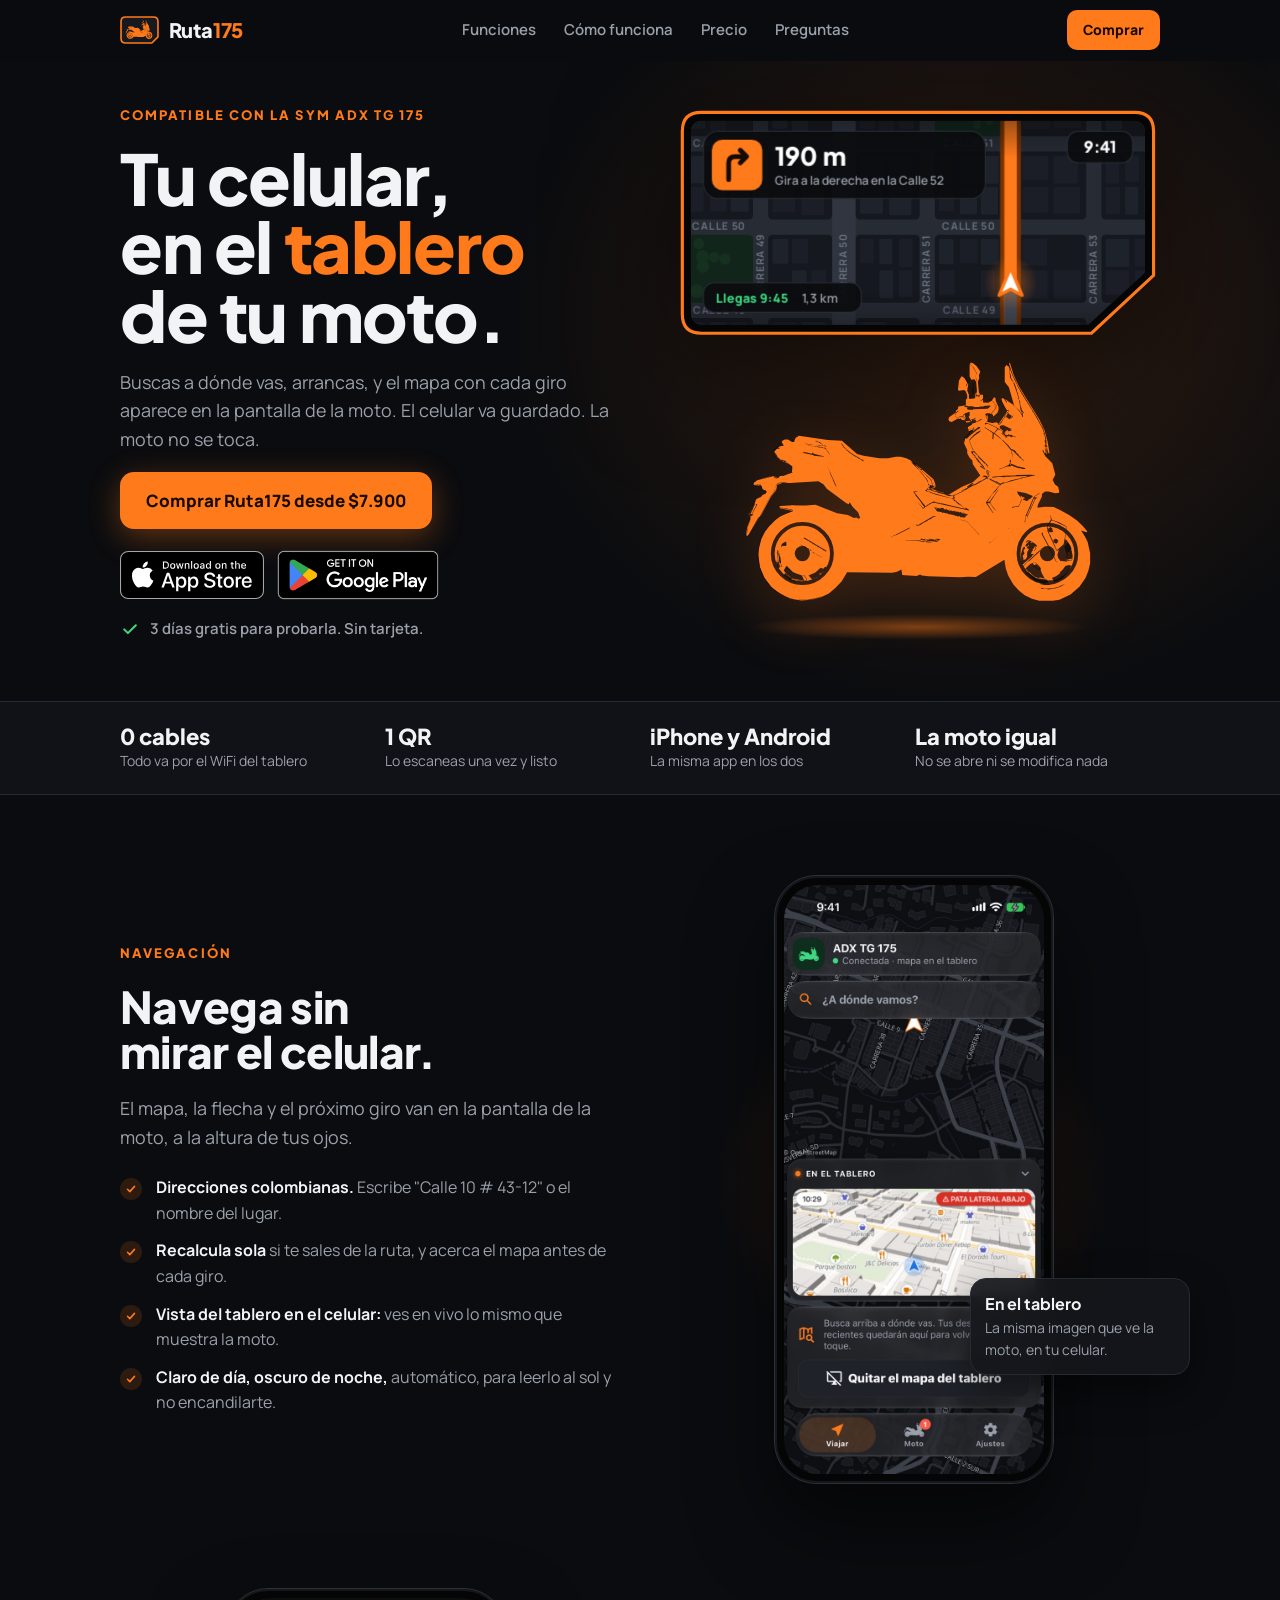
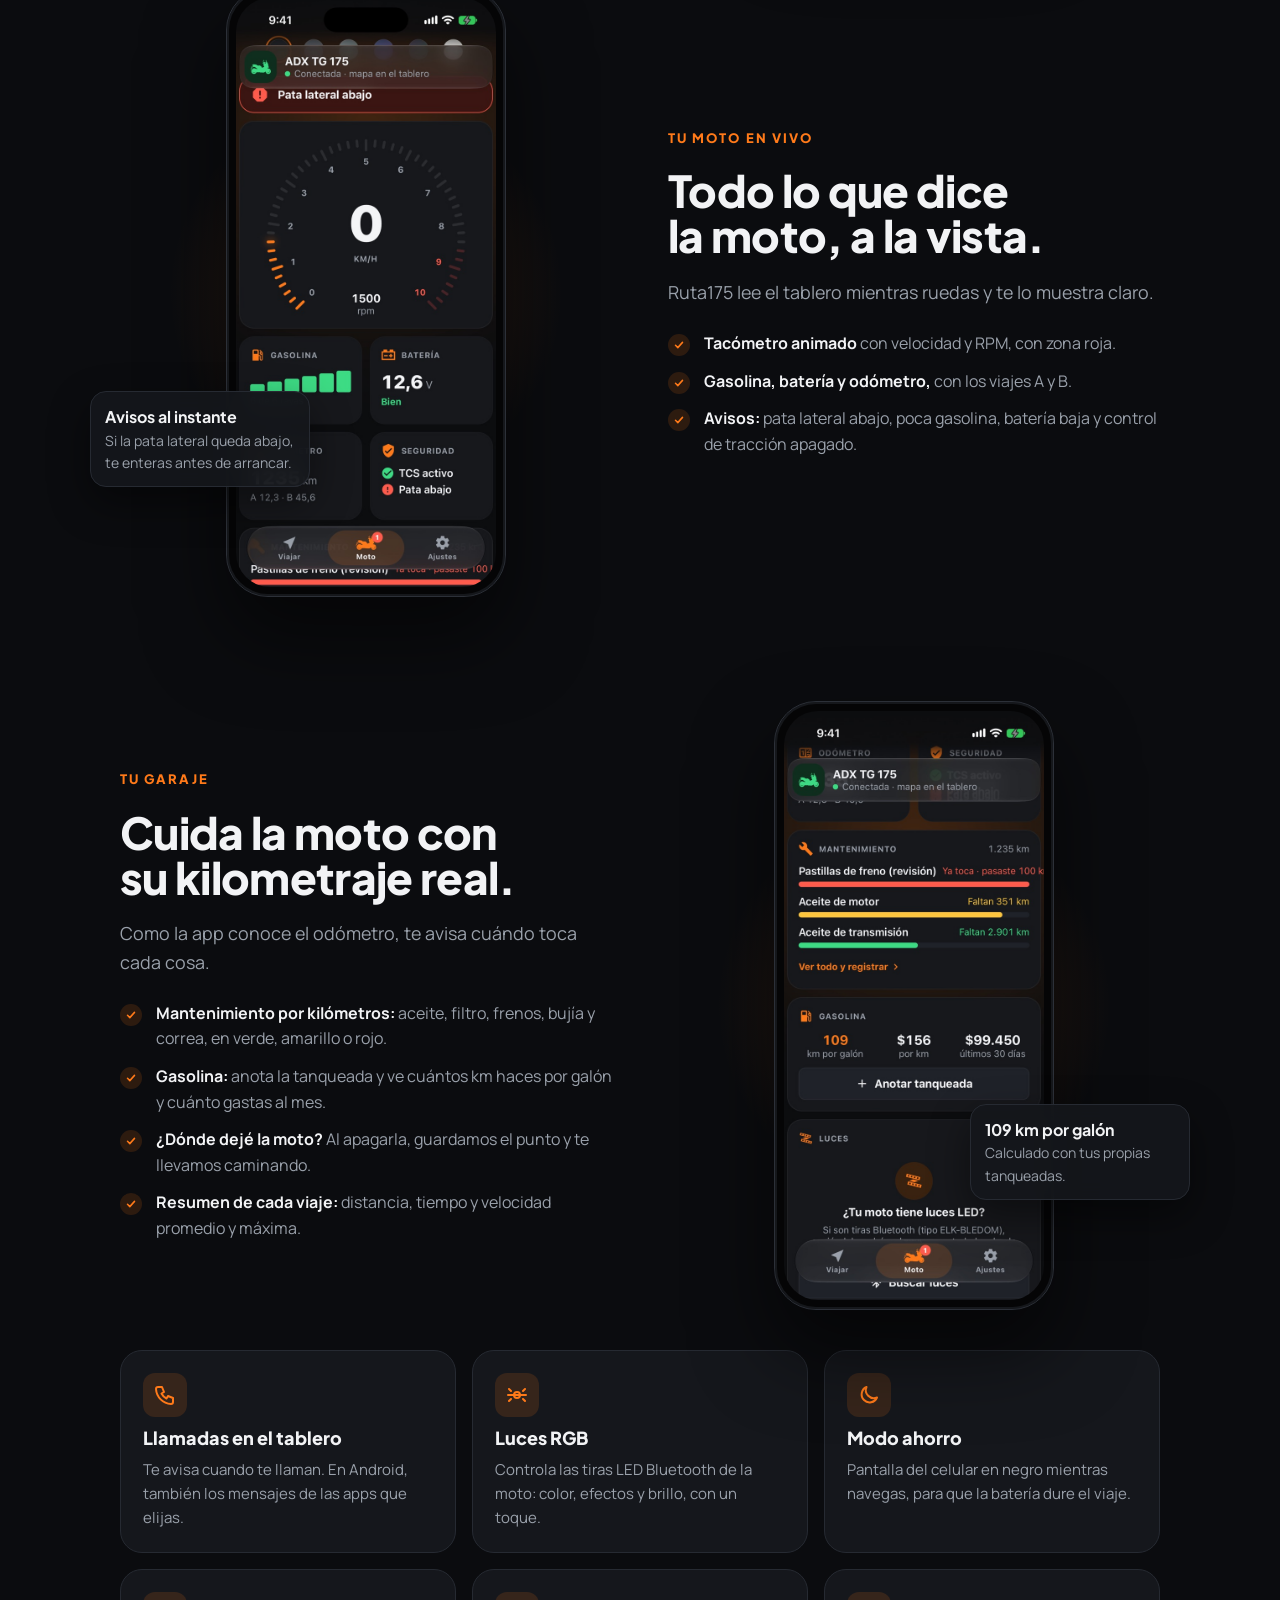
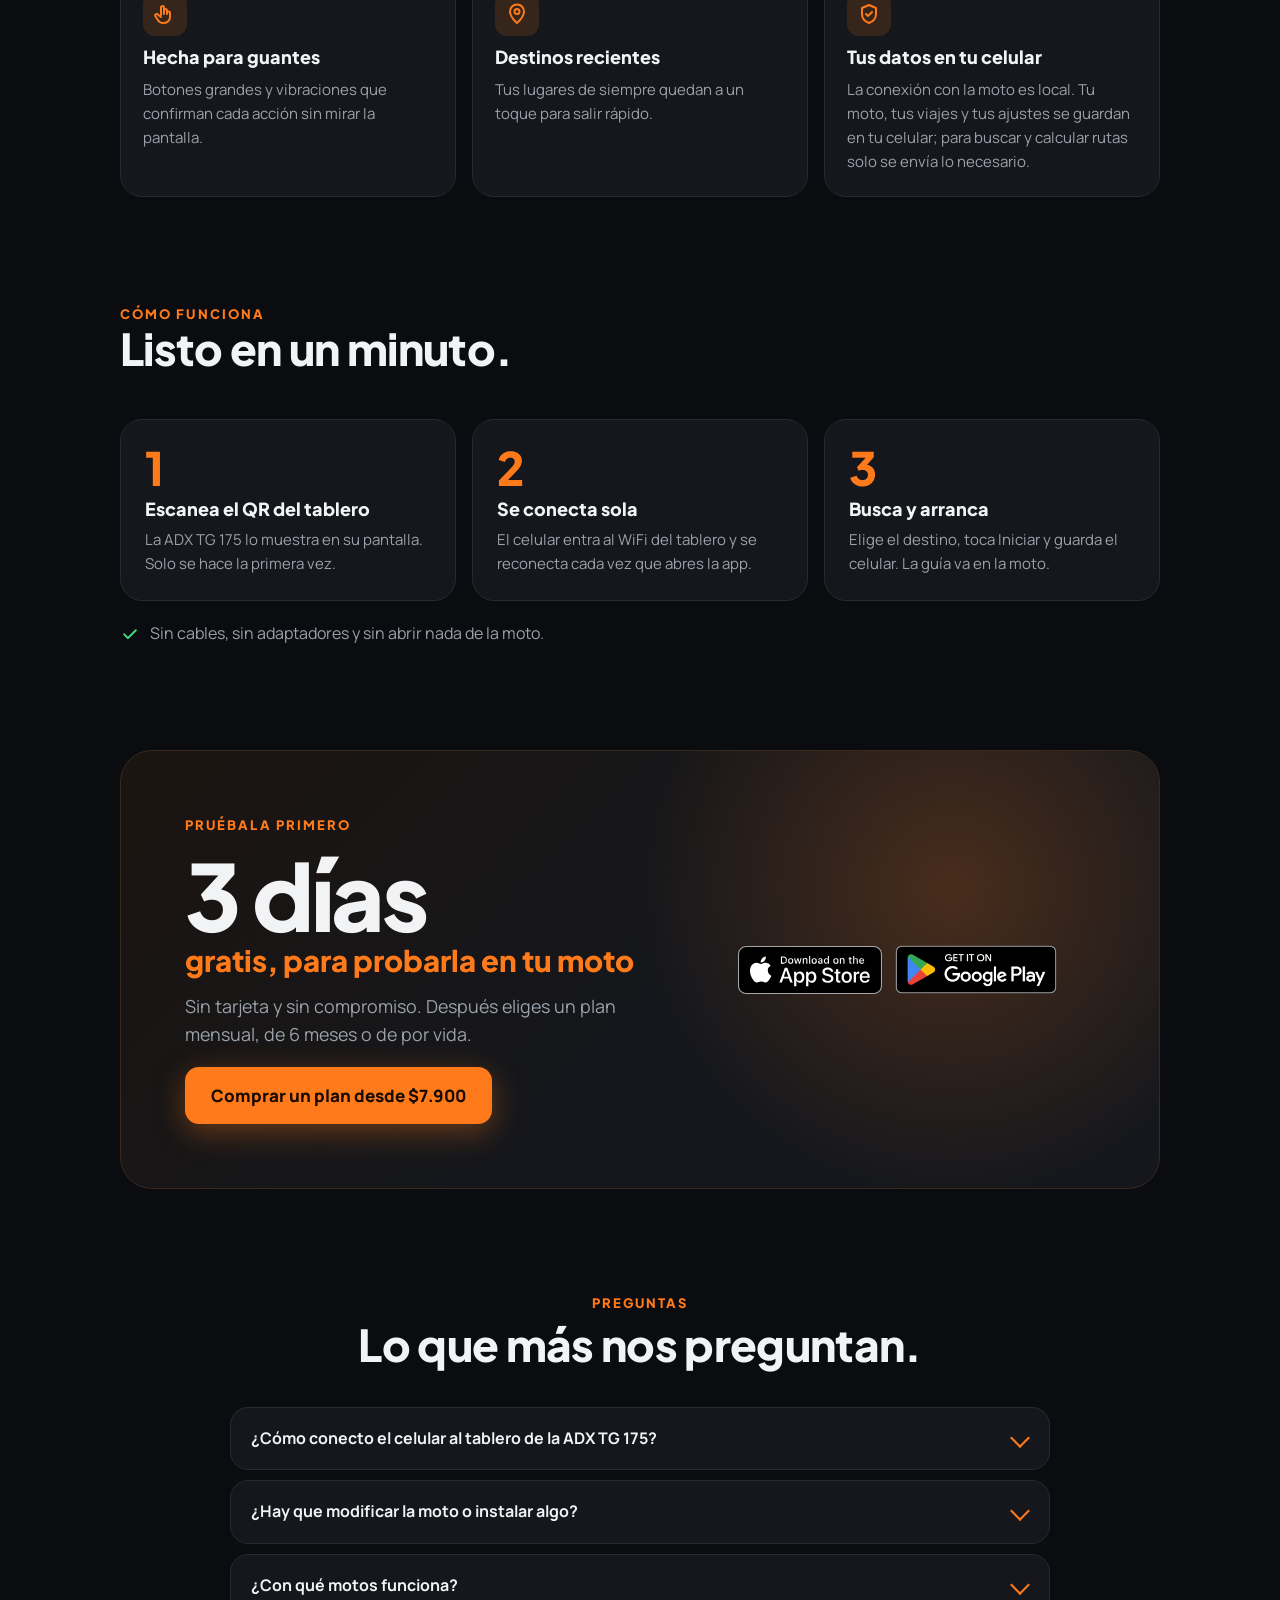
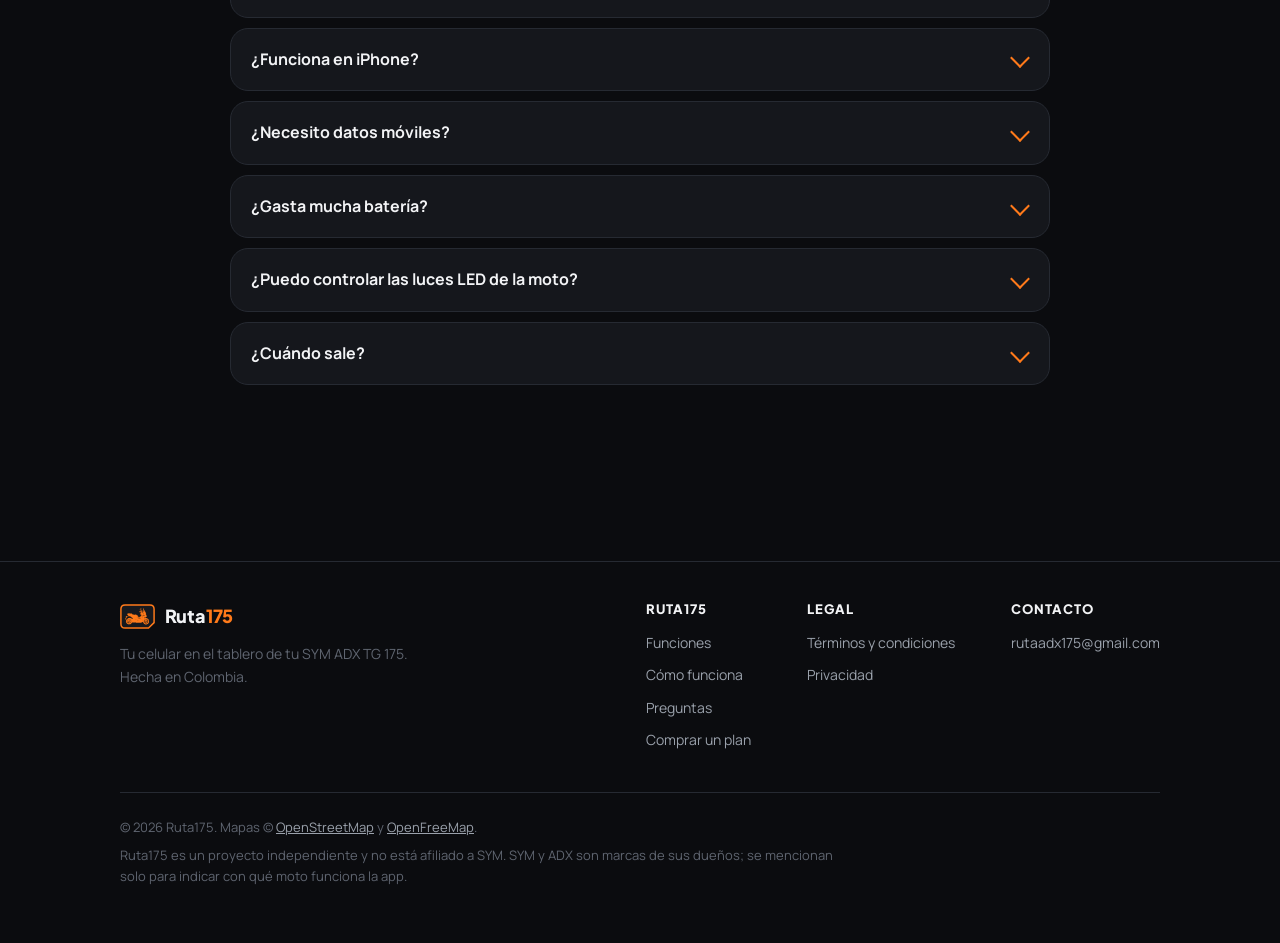
<file: index.html>
<!doctype html>
<html lang="es-CO">
<head>
  <meta charset="utf-8">
  <meta name="viewport" content="width=device-width, initial-scale=1, viewport-fit=cover">
  <title>Ruta175: navegación en el tablero de tu ADX TG 175</title>
  <meta name="description" content="App para la SYM ADX TG 175: mapa giro a giro en la pantalla de la moto, gasolina, batería y avisos en vivo, y mantenimiento por km. iPhone y Android.">
  <link rel="canonical" href="https://ruta175.app/">
  <meta name="robots" content="index, follow, max-image-preview:large">
  <meta name="theme-color" content="#0b0c0f">
  <meta name="color-scheme" content="dark">
  <meta name="application-name" content="Ruta175">
  <meta name="apple-mobile-web-app-title" content="Ruta175">

  <!-- Al compartir el link (WhatsApp, Facebook, X, LinkedIn…) -->
  <meta property="og:type" content="website">
  <meta property="og:site_name" content="Ruta175">
  <meta property="og:locale" content="es_CO">
  <meta property="og:url" content="https://ruta175.app/">
  <meta property="og:title" content="Ruta175: tu celular en el tablero de tu ADX TG 175">
  <meta property="og:description" content="Navegación giro a giro en la pantalla de la moto, tu moto en vivo y mantenimiento por kilómetros. Sin cables, sin modificar nada. iPhone y Android.">
  <meta property="og:image" content="https://ruta175.app/img/og.png">
  <meta property="og:image:width" content="1200">
  <meta property="og:image:height" content="630">
  <meta property="og:image:alt" content="Tablero de la ADX TG 175 mostrando el mapa de Ruta175 con el próximo giro">
  <meta name="twitter:card" content="summary_large_image">
  <meta name="twitter:title" content="Ruta175: tu celular en el tablero de tu ADX TG 175">
  <meta name="twitter:description" content="Navegación giro a giro en la pantalla de la moto. iPhone y Android.">
  <meta name="twitter:image" content="https://ruta175.app/img/og.png">

  <link rel="icon" href="img/icono.svg" type="image/svg+xml">
  <link rel="icon" href="favicon-48.png" type="image/png" sizes="48x48">
  <link rel="apple-touch-icon" href="apple-touch-icon.png">
  <link rel="manifest" href="site.webmanifest">

  <!-- Datos para Google: qué es la app, quién la hace y las preguntas frecuentes -->
  <script type="application/ld+json">
  {
    "@context": "https://schema.org",
    "@graph": [
      {
        "@type": "Organization",
        "@id": "https://ruta175.app/#org",
        "name": "Ruta175",
        "url": "https://ruta175.app/",
        "logo": "https://ruta175.app/img/icon-512.png"
      },
      {
        "@type": "WebSite",
        "@id": "https://ruta175.app/#web",
        "url": "https://ruta175.app/",
        "name": "Ruta175",
        "inLanguage": "es-CO",
        "publisher": { "@id": "https://ruta175.app/#org" }
      },
      {
        "@type": "MobileApplication",
        "name": "Ruta175",
        "operatingSystem": "iOS, Android",
        "applicationCategory": "TravelApplication",
        "description": "App para la SYM ADX TG 175 que muestra la navegación giro a giro en la pantalla del tablero y lee los datos de la moto en vivo: gasolina, batería, odómetro y avisos.",
        "image": "https://ruta175.app/img/og.png",
        "inLanguage": "es-CO",
        "countriesSupported": "CO",
        "publisher": { "@id": "https://ruta175.app/#org" }
      },
      {
        "@type": "FAQPage",
        "mainEntity": [
          { "@type": "Question", "name": "¿Cómo conecto el celular al tablero de la ADX TG 175?",
            "acceptedAnswer": { "@type": "Answer", "text": "Abre Ruta175 y escanea el QR que muestra el tablero de la moto. El celular entra al WiFi del tablero y se reconecta solo cada vez que abres la app." } },
          { "@type": "Question", "name": "¿Hay que modificar la moto o instalar algo?",
            "acceptedAnswer": { "@type": "Answer", "text": "No. El tablero de la ADX TG 175 ya trae WiFi. La app se conecta a esa red; no hay cables, adaptadores ni cambios en la moto." } },
          { "@type": "Question", "name": "¿Con qué motos funciona?",
            "acceptedAnswer": { "@type": "Answer", "text": "Con la SYM ADX TG 175 con tablero TFT. Es la única moto en la que la probamos." } },
          { "@type": "Question", "name": "¿Funciona en iPhone?",
            "acceptedAnswer": { "@type": "Answer", "text": "Sí, en iPhone y en Android. En iPhone el tablero muestra las llamadas pero no los mensajes, porque Apple no deja que las apps lean las notificaciones de otras." } },
          { "@type": "Question", "name": "¿Necesito datos móviles?",
            "acceptedAnswer": { "@type": "Answer", "text": "Para buscar lugares y calcular rutas, sí: la app usa tus datos. La conexión con la moto va por el WiFi del tablero y no gasta datos." } }
        ]
      }
    ]
  }
  </script>
  <link rel="preconnect" href="https://fonts.googleapis.com">
  <link rel="preconnect" href="https://fonts.gstatic.com" crossorigin>
  <link rel="stylesheet" href="https://fonts.googleapis.com/css2?family=Plus+Jakarta+Sans:wght@600..800&family=Manrope:wght@400;600;700;800&display=swap">
  <link rel="stylesheet" href="styles.css">
</head>
<body>

<header class="top" id="top">
  <div class="wrap">
    <a class="brand" href="#" aria-label="Ruta175, inicio">
      <img src="img/marca.svg" alt="" width="39" height="28">
      <span>Ruta<b>175</b></span>
    </a>
    <nav class="nav" aria-label="Secciones">
      <a href="#funciones">Funciones</a>
      <a href="#como">Cómo funciona</a>
      <a href="#precio">Precio</a>
      <a href="#preguntas">Preguntas</a>
    </nav>
    <a class="buy-btn sm" href="comprar.html" style="margin-left:auto">Comprar</a>
  </div>
</header>

<main>
  <!-- ===== Hero ===== -->
  <section class="hero">
    <div class="wrap">
      <div class="hero-copy">
        <span class="eyebrow">Compatible con la SYM ADX TG 175</span>
        <h1>Tu celular, en el <span class="accent">tablero</span> de tu moto.</h1>
        <p class="lede">Buscas a dónde vas, arrancas, y el mapa con cada giro aparece en la pantalla de la moto. El celular va guardado. La moto no se toca.</p>
        <div class="buy-row">
          <a class="buy-btn" href="comprar.html">Comprar Ruta175 desde $7.900</a>
        </div>
        <div class="stores">
          <span class="store-badge"><img src="img/app-store.svg" alt="Download on the App Store" width="120" height="40"></span>
          <span class="store-badge google"><img src="img/google-play.png" alt="Get it on Google Play" width="155" height="60"></span>
        </div>
        <p class="trial">
          <svg viewBox="0 0 24 24" fill="none" stroke="currentColor" stroke-width="2.4" stroke-linecap="round" stroke-linejoin="round" aria-hidden="true"><path d="M5 12.5l4.5 4.5L19 7.5"/></svg>
          3 días gratis para probarla. Sin tarjeta.
        </p>
      </div>

      <div class="hero-art" aria-label="El tablero de la moto mostrando la navegación de Ruta175">
        <!-- La pantalla del tablero, con la esquina inferior derecha cortada como la real -->
        <svg class="dash" id="dash" viewBox="0 0 460 222" role="img" aria-label="Ejemplo: el tablero de la moto con el mapa de Ruta175 guiando giro a giro por las calles">
          <defs>
            <clipPath id="screen"><path d="M26 14 H434 Q446 14 446 26 V158 L392 208 H26 Q14 208 14 196 V26 Q14 14 26 14 Z"/></clipPath>
            <linearGradient id="fade" x1="0" y1="0" x2="0" y2="1">
              <stop offset="0" stop-color="#0b0c0f" stop-opacity=".55"/><stop offset=".22" stop-color="#0b0c0f" stop-opacity="0"/>
              <stop offset=".8" stop-color="#0b0c0f" stop-opacity="0"/><stop offset="1" stop-color="#0b0c0f" stop-opacity=".5"/>
            </linearGradient>
            <radialGradient id="halo"><stop offset="0" stop-color="#ff7a1a" stop-opacity=".45"/><stop offset="1" stop-color="#ff7a1a" stop-opacity="0"/></radialGradient>
          </defs>
          <path d="M24 6 H436 Q454 6 454 24 V161 L395 216 H24 Q6 216 6 198 V24 Q6 6 24 6 Z" fill="#050506" stroke="#ff7a1a" stroke-width="3"/>
          <g clip-path="url(#screen)">
            <rect width="460" height="222" fill="#272b34"/>
            <!-- La cámara mueve y gira el mapa; la flecha queda fija, como en la navegación real -->
            <g id="cam" transform="translate(318 168) scale(.66) rotate(0) translate(-240 -1440)">
              <g id="world"></g>
              <path id="routeCase" fill="none" stroke="#7a3300" stroke-width="30" stroke-linecap="round" stroke-linejoin="round"/>
              <path id="routeLine" fill="none" stroke="#ff7a1a" stroke-width="18" stroke-linecap="round" stroke-linejoin="round"/>
              <path id="routeDone" fill="none" stroke="#4a505c" stroke-width="18" stroke-linecap="round" stroke-linejoin="round"/>
              <g id="goal"></g>
            </g>
            <!-- Tu posición -->
            <circle cx="318" cy="168" r="26" fill="url(#halo)"/>
            <path d="M318 154 L329 180 L318 174 L307 180 Z" fill="#ffffff" stroke="#ff7a1a" stroke-width="3" stroke-linejoin="round"/>
            <rect width="460" height="222" fill="url(#fade)"/>
            <!-- Próxima maniobra -->
            <g transform="translate(26 24)">
              <rect width="268" height="64" rx="14" fill="#0b0c0f" fill-opacity=".93" stroke="#2a2e36"/>
              <rect x="8" y="8" width="48" height="48" rx="10" fill="#ff7a1a"/>
              <g id="icRight"><path d="M24 46 V30 Q24 24 30 24 H40 M35 18 L41 24 L35 30" fill="none" stroke="#140a02" stroke-width="4.5" stroke-linecap="round" stroke-linejoin="round"/></g>
              <g id="icLeft" transform="translate(64 0) scale(-1 1)" style="display:none"><path d="M24 46 V30 Q24 24 30 24 H40 M35 18 L41 24 L35 30" fill="none" stroke="#140a02" stroke-width="4.5" stroke-linecap="round" stroke-linejoin="round"/></g>
              <g id="icFlag" style="display:none"><path d="M24 47 V17 M24 18 H41 L37 24 L41 30 H24" fill="none" stroke="#140a02" stroke-width="4" stroke-linecap="round" stroke-linejoin="round"/></g>
              <text x="68" y="33" fill="#ffffff" font-family="Plus Jakarta Sans, Arial, sans-serif" font-weight="900" font-size="24" id="dist">240 m</text>
              <text x="68" y="51" fill="#9aa1ab" font-family="Manrope, Arial, sans-serif" font-weight="600" font-size="11.5" id="instr">Gira a la derecha en la Calle 52</text>
            </g>
            <!-- Reloj -->
            <g transform="translate(372 24)">
              <rect width="62" height="30" rx="10" fill="#0b0c0f" fill-opacity=".93" stroke="#2a2e36"/>
              <text x="31" y="20" text-anchor="middle" fill="#ffffff" font-family="Plus Jakarta Sans, Arial, sans-serif" font-weight="800" font-size="15">9:41</text>
            </g>
            <!-- Llegada -->
            <g transform="translate(26 168)">
              <rect width="150" height="28" rx="10" fill="#0b0c0f" fill-opacity=".93" stroke="#2a2e36"/>
              <text x="12" y="19" fill="#3ddc84" font-family="Manrope, Arial, sans-serif" font-weight="800" font-size="12" id="eta">Llegas 9:45</text>
              <text x="94" y="19" fill="#9aa1ab" font-family="Manrope, Arial, sans-serif" font-weight="600" font-size="12" id="left">1,4 km</text>
            </g>
          </g>
        </svg>
        <img class="bike" src="img/adx.svg" alt="Silueta de la SYM ADX TG 175" width="420" height="290">
        <div class="floor" aria-hidden="true"></div>
      </div>
    </div>
  </section>

  <!-- ===== Datos rápidos ===== -->
  <div class="facts">
    <ul class="wrap">
      <li><strong>0 cables</strong><span>Todo va por el WiFi del tablero</span></li>
      <li><strong>1 QR</strong><span>Lo escaneas una vez y listo</span></li>
      <li><strong>iPhone y Android</strong><span>La misma app en los dos</span></li>
      <li><strong>La moto igual</strong><span>No se abre ni se modifica nada</span></li>
    </ul>
  </div>

  <!-- ===== Funciones ===== -->
  <section class="block" id="funciones">
    <div class="wrap feature">
      <div class="feature-copy">
        <span class="eyebrow">Navegación</span>
        <h2>Navega sin mirar el celular.</h2>
        <p class="lede">El mapa, la flecha y el próximo giro van en la pantalla de la moto, a la altura de tus ojos.</p>
        <ul class="checks">
          <li><span><b>Direcciones colombianas.</b> Escribe "Calle 10 # 43-12" o el nombre del lugar.</span></li>
          <li><span><b>Recalcula sola</b> si te sales de la ruta, y acerca el mapa antes de cada giro.</span></li>
          <li><span><b>Vista del tablero en el celular:</b> ves en vivo lo mismo que muestra la moto.</span></li>
          <li><span><b>Claro de día, oscuro de noche,</b> automático, para leerlo al sol y no encandilarte.</span></li>
        </ul>
      </div>
      <div class="phone-stage">
        <div class="phone"><img src="img/app-trip.jpg" alt="Pantalla Viajar de Ruta175 con la vista en vivo del tablero" loading="lazy" width="1206" height="2622"></div>
        <div class="callout"><b>En el tablero</b>La misma imagen que ve la moto, en tu celular.</div>
      </div>
    </div>
  </section>

  <section class="block">
    <div class="wrap feature flip">
      <div class="feature-copy">
        <span class="eyebrow">Tu moto en vivo</span>
        <h2>Todo lo que dice la moto, a la vista.</h2>
        <p class="lede">Ruta175 lee el tablero mientras ruedas y te lo muestra claro.</p>
        <ul class="checks">
          <li><span><b>Tacómetro animado</b> con velocidad y RPM, con zona roja.</span></li>
          <li><span><b>Gasolina, batería y odómetro,</b> con los viajes A y B.</span></li>
          <li><span><b>Avisos:</b> pata lateral abajo, poca gasolina, batería baja y control de tracción apagado.</span></li>
        </ul>
      </div>
      <div class="phone-stage">
        <div class="phone"><img src="img/app-gauge.jpg" alt="Pestaña Moto con tacómetro, gasolina, batería y odómetro" loading="lazy" width="1206" height="2622"></div>
        <div class="callout"><b>Avisos al instante</b>Si la pata lateral queda abajo, te enteras antes de arrancar.</div>
      </div>
    </div>
  </section>

  <section class="block">
    <div class="wrap feature">
      <div class="feature-copy">
        <span class="eyebrow">Tu garaje</span>
        <h2>Cuida la moto con su kilometraje real.</h2>
        <p class="lede">Como la app conoce el odómetro, te avisa cuándo toca cada cosa.</p>
        <ul class="checks">
          <li><span><b>Mantenimiento por kilómetros:</b> aceite, filtro, frenos, bujía y correa, en verde, amarillo o rojo.</span></li>
          <li><span><b>Gasolina:</b> anota la tanqueada y ve cuántos km haces por galón y cuánto gastas al mes.</span></li>
          <li><span><b>¿Dónde dejé la moto?</b> Al apagarla, guardamos el punto y te llevamos caminando.</span></li>
          <li><span><b>Resumen de cada viaje:</b> distancia, tiempo y velocidad promedio y máxima.</span></li>
        </ul>
      </div>
      <div class="phone-stage">
        <div class="phone"><img src="img/app-garage.jpg" alt="Mantenimiento por kilómetros y registro de gasolina en Ruta175" loading="lazy" width="1206" height="2622"></div>
        <div class="callout"><b>109 km por galón</b>Calculado con tus propias tanqueadas.</div>
      </div>
    </div>

    <div class="wrap">
      <div class="extras">
        <article class="extra">
          <div class="ic"><svg viewBox="0 0 24 24" fill="none" stroke="currentColor" stroke-width="2" stroke-linecap="round" stroke-linejoin="round" aria-hidden="true"><path d="M5 4h4l2 5-2.5 1.5a11 11 0 0 0 5 5L15 13l5 2v4a2 2 0 0 1-2 2A16 16 0 0 1 3 6a2 2 0 0 1 2-2"/></svg></div>
          <h3>Llamadas en el tablero</h3>
          <p>Te avisa cuando te llaman. En Android, también los mensajes de las apps que elijas.</p>
        </article>
        <article class="extra">
          <div class="ic"><svg viewBox="0 0 24 24" fill="none" stroke="currentColor" stroke-width="2" stroke-linecap="round" aria-hidden="true"><path d="M3 12h18M6 8l-2-2M18 8l2-2M6 16l-2 2M18 16l2 2"/><circle cx="12" cy="12" r="3"/></svg></div>
          <h3>Luces RGB</h3>
          <p>Controla las tiras LED Bluetooth de la moto: color, efectos y brillo, con un toque.</p>
        </article>
        <article class="extra">
          <div class="ic"><svg viewBox="0 0 24 24" fill="none" stroke="currentColor" stroke-width="2" stroke-linecap="round" stroke-linejoin="round" aria-hidden="true"><path d="M20 14.5A8 8 0 0 1 9.5 4a8 8 0 1 0 10.5 10.5z"/></svg></div>
          <h3>Modo ahorro</h3>
          <p>Pantalla del celular en negro mientras navegas, para que la batería dure el viaje.</p>
        </article>
        <article class="extra">
          <div class="ic"><svg viewBox="0 0 24 24" fill="none" stroke="currentColor" stroke-width="2" stroke-linecap="round" stroke-linejoin="round" aria-hidden="true"><path d="M8 13V5.5a1.5 1.5 0 0 1 3 0V12m0-1.5v-2a1.5 1.5 0 0 1 3 0V12m0-1a1.5 1.5 0 0 1 3 0v4a6 6 0 0 1-6 6h-1a6 6 0 0 1-5-2.7l-2.6-4a1.5 1.5 0 0 1 2.4-1.8L8 15"/></svg></div>
          <h3>Hecha para guantes</h3>
          <p>Botones grandes y vibraciones que confirman cada acción sin mirar la pantalla.</p>
        </article>
        <article class="extra">
          <div class="ic"><svg viewBox="0 0 24 24" fill="none" stroke="currentColor" stroke-width="2" stroke-linecap="round" stroke-linejoin="round" aria-hidden="true"><path d="M12 21s-7-6.2-7-11.5A7 7 0 0 1 19 9.5C19 14.8 12 21 12 21z"/><circle cx="12" cy="9.5" r="2.5"/></svg></div>
          <h3>Destinos recientes</h3>
          <p>Tus lugares de siempre quedan a un toque para salir rápido.</p>
        </article>
        <article class="extra">
          <div class="ic"><svg viewBox="0 0 24 24" fill="none" stroke="currentColor" stroke-width="2" stroke-linecap="round" stroke-linejoin="round" aria-hidden="true"><path d="M12 3l7 3v6c0 4.5-3 7.5-7 9-4-1.5-7-4.5-7-9V6z"/><path d="M9 12l2 2 4-4"/></svg></div>
          <h3>Tus datos en tu celular</h3>
          <p>La conexión con la moto es local. Tu moto, tus viajes y tus ajustes se guardan en tu celular; para buscar y calcular rutas solo se envía lo necesario.</p>
        </article>
      </div>
    </div>
  </section>

  <!-- ===== Cómo funciona ===== -->
  <section class="block" id="como">
    <div class="wrap">
      <span class="eyebrow">Cómo funciona</span>
      <h2>Listo en un minuto.</h2>
      <ol class="steps">
        <li><h3>Escanea el QR del tablero</h3><p>La ADX TG 175 lo muestra en su pantalla. Solo se hace la primera vez.</p></li>
        <li><h3>Se conecta sola</h3><p>El celular entra al WiFi del tablero y se reconecta cada vez que abres la app.</p></li>
        <li><h3>Busca y arranca</h3><p>Elige el destino, toca Iniciar y guarda el celular. La guía va en la moto.</p></li>
      </ol>
      <p class="note">
        <svg viewBox="0 0 24 24" fill="none" stroke="currentColor" stroke-width="2.4" stroke-linecap="round" stroke-linejoin="round" aria-hidden="true"><path d="M5 12.5l4.5 4.5L19 7.5"/></svg>
        Sin cables, sin adaptadores y sin abrir nada de la moto.
      </p>
    </div>
  </section>

  <!-- ===== Precio ===== -->
  <section class="block" id="precio">
    <div class="wrap">
      <div class="price">
        <div style="display:grid;gap:18px;position:relative;z-index:1">
          <span class="eyebrow">Pruébala primero</span>
          <p class="price-big">3 días<small>gratis, para probarla en tu moto</small></p>
          <p class="lede">Sin tarjeta y sin compromiso. Después eliges un plan mensual, de 6 meses o de por vida.</p>
          <p><a class="buy-btn" href="comprar.html">Comprar un plan desde $7.900</a></p>
        </div>
        <div class="stores">
          <span class="store-badge"><img src="img/app-store.svg" alt="Download on the App Store" width="120" height="40"></span>
          <span class="store-badge google"><img src="img/google-play.png" alt="Get it on Google Play" width="155" height="60"></span>
        </div>
      </div>
    </div>
  </section>

  <!-- ===== Preguntas ===== -->
  <section class="block" id="preguntas">
    <div class="wrap">
      <div class="faq-head">
        <span class="eyebrow">Preguntas</span>
        <h2>Lo que más nos preguntan.</h2>
      </div>
      <div class="faq">
        <details>
          <summary>¿Cómo conecto el celular al tablero de la ADX TG 175?</summary>
          <p>Abre Ruta175 y escanea el QR que muestra el tablero de la moto. El celular entra al WiFi del tablero y se reconecta solo cada vez que abres la app.</p>
        </details>
        <details>
          <summary>¿Hay que modificar la moto o instalar algo?</summary>
          <p>No. El tablero de la ADX TG 175 ya trae WiFi. La app se conecta a esa red; no hay cables, adaptadores ni cambios en la moto.</p>
        </details>
        <details>
          <summary>¿Con qué motos funciona?</summary>
          <p>Con la SYM ADX TG 175 con tablero TFT. Es la única moto en la que la probamos.</p>
        </details>
        <details>
          <summary>¿Funciona en iPhone?</summary>
          <p>Sí, en iPhone y en Android. En iPhone el tablero muestra las llamadas pero no los mensajes, porque Apple no deja que las apps lean las notificaciones de otras.</p>
        </details>
        <details>
          <summary>¿Necesito datos móviles?</summary>
          <p>Para buscar lugares y calcular rutas, sí: la app usa tus datos. La conexión con la moto va por el WiFi del tablero y no gasta datos.</p>
        </details>
        <details>
          <summary>¿Gasta mucha batería?</summary>
          <p>El celular dibuja el mapa que va al tablero, así que gasta más que con la pantalla apagada. El modo ahorro deja la pantalla del celular en negro mientras navegas, y en viajes largos conviene llevarlo cargando.</p>
        </details>
        <details>
          <summary>¿Puedo controlar las luces LED de la moto?</summary>
          <p>Sí, si son tiras LED Bluetooth (tipo ELK-BLEDOM). Las buscas una vez y luego las enciendes, cambias de color o de efecto desde la app.</p>
        </details>
        <details>
          <summary>¿Cuándo sale?</summary>
          <p>Estamos terminando las pruebas en la moto. Sale primero en App Store y Google Play, con 3 días gratis para probarla.</p>
        </details>
      </div>
    </div>
  </section>
</main>

<footer>
  <div class="wrap">
    <div class="foot-top">
      <div class="foot-brand">
        <a class="brand" href="#" aria-label="Ruta175, volver arriba">
          <img src="img/marca.svg" alt="" width="35" height="25">
          <span>Ruta<b>175</b></span>
        </a>
        <p>Tu celular en el tablero de tu SYM ADX TG 175. Hecha en Colombia.</p>
      </div>
      <nav class="foot-cols" aria-label="Pie de página">
        <div>
          <h3>Ruta175</h3>
          <a href="#funciones">Funciones</a>
          <a href="#como">Cómo funciona</a>
          <a href="#preguntas">Preguntas</a>
          <a href="comprar.html">Comprar un plan</a>
        </div>
        <div>
          <h3>Legal</h3>
          <a href="terminos.html">Términos y condiciones</a>
          <a href="privacidad.html">Privacidad</a>
        </div>
        <div>
          <h3>Contacto</h3>
          <a href="mailto:rutaadx175@gmail.com">rutaadx175@gmail.com</a>
        </div>
      </nav>
    </div>
    <div class="foot-bottom">
      <p>© <span id="year">2026</span> Ruta175. Mapas © <a href="https://www.openstreetmap.org/copyright" target="_blank" rel="noopener">OpenStreetMap</a> y <a href="https://openfreemap.org" target="_blank" rel="noopener">OpenFreeMap</a>.</p>
      <p>Ruta175 es un proyecto independiente y no está afiliado a SYM. SYM y ADX son marcas de sus dueños; se mencionan solo para indicar con qué moto funciona la app.</p>
    </div>
  </div>
</footer>

<script>
  // Encabezado con borde al bajar
  const header = document.getElementById('top');
  const onScroll = () => header.classList.toggle('scrolled', window.scrollY > 8);
  addEventListener('scroll', onScroll, { passive: true });
  onScroll();
  document.getElementById('year').textContent = new Date().getFullYear();

  // ---- Tablero animado: mapa de cuadras que se mueve y gira; la flecha queda fija ----
  (() => {
    const NS = 'http://www.w3.org/2000/svg';
    const $ = (id) => document.getElementById(id);
    const el = (tag, attrs, parent) => {
      const n = document.createElementNS(NS, tag);
      for (const k in attrs) n.setAttribute(k, attrs[k]);
      parent.appendChild(n);
      return n;
    };
    // Aleatorio con semilla: el mismo barrio en cada visita
    let seed = 175;
    const rnd = () => ((seed = (seed * 16807) % 2147483647) / 2147483647);

    const R = 120;                                   // una cuadra (unidades del mapa)
    const roadW = (k) => (k % 4 === 0 ? 34 : 22);   // cada 4 calles, una avenida
    const X0 = -3, X1 = 14, Y0 = -2, Y1 = 14;        // barrio visible alrededor de la ruta
    const world = $('world');

    // Avenidas un poco más claras
    for (let i = X0; i <= X1; i++) if (i % 4 === 0) el('rect', { x: i * R - 17, y: Y0 * R, width: 34, height: (Y1 - Y0) * R, fill: '#30353f' }, world);
    for (let j = Y0; j <= Y1; j++) if (j % 4 === 0) el('rect', { x: X0 * R, y: j * R - 17, width: (X1 - X0) * R, height: 34, fill: '#30353f' }, world);

    // Manzanas con edificios; algunas son parques
    for (let i = X0; i < X1; i++) {
      for (let j = Y0; j < Y1; j++) {
        const x = i * R + roadW(i) / 2, y = j * R + roadW(j) / 2;
        const w = R - roadW(i) / 2 - roadW(i + 1) / 2, h = R - roadW(j) / 2 - roadW(j + 1) / 2;
        const park = rnd() < 0.07;
        el('rect', { x, y, width: w, height: h, rx: 6, fill: park ? '#11251b' : '#15181e' }, world);
        if (park) {
          for (let t = 0; t < 6; t++) el('circle', { cx: x + 12 + rnd() * (w - 24), cy: y + 12 + rnd() * (h - 24), r: 5 + rnd() * 5, fill: '#16301f' }, world);
          continue;
        }
        const cols = 2 + Math.floor(rnd() * 2), rows = 2;
        for (let a = 0; a < cols; a++) for (let b = 0; b < rows; b++) {
          if (rnd() < 0.18) continue;
          const bw = (w - 8) / cols, bh = (h - 8) / rows;
          el('rect', { x: x + 4 + a * bw + 2, y: y + 4 + b * bh + 2, width: bw - 4 - rnd() * 6, height: bh - 4 - rnd() * 6, rx: 2, fill: rnd() < 0.5 ? '#1b1e26' : '#1e222b' }, world);
        }
      }
    }
    // Nombres de calles (carreras verticales, calles horizontales, como en Colombia)
    const label = (txt, x, y, rot) => el('text', { x, y, transform: rot ? `rotate(-90 ${x} ${y})` : '', 'text-anchor': 'middle', 'dominant-baseline': 'middle', fill: '#6b7280', 'font-family': 'Manrope, Arial, sans-serif', 'font-weight': 700, 'font-size': 15, 'letter-spacing': 1 }, world).textContent = txt;
    for (let i = X0 + 1; i < X1; i++) for (let j = Y0; j < Y1; j += 3) label(`CARRERA ${50 + i}`, i * R, j * R + R / 2, true);
    for (let j = Y0 + 1; j < Y1; j++) for (let i = X0 + 1; i < X1; i += 3) label(`CALLE ${60 - j}`, i * R + R / 2, j * R, false);

    // La ruta va por el centro de las calles
    const P = [[240, 1440], [240, 960], [720, 960], [720, 480], [1320, 480], [1320, 240]];
    const street = (a, b) => (a[0] === b[0] ? `Carrera ${50 + a[0] / R}` : `Calle ${60 - a[1] / R}`);
    const segs = [];
    let total = 0;
    for (let k = 0; k < P.length - 1; k++) {
      const [ax, ay] = P[k], [bx, by] = P[k + 1];
      const len = Math.hypot(bx - ax, by - ay);
      segs.push({ a: P[k], b: P[k + 1], start: total, len, h: Math.atan2(bx - ax, ay - by) * 180 / Math.PI, name: street(P[k], P[k + 1]) });
      total += len;
    }
    const d = 'M' + P.map((p) => p.join(' ')).join(' L');
    ['routeCase', 'routeLine', 'routeDone'].forEach((id) => $(id).setAttribute('d', d));
    const done = $('routeDone');
    done.setAttribute('stroke-dasharray', `0 ${total + 10}`);
    // Destino
    const [gx, gy] = P[P.length - 1];
    el('circle', { cx: gx, cy: gy, r: 20, fill: '#3ddc84', stroke: '#0b0c0f', 'stroke-width': 6 }, $('goal'));
    el('circle', { cx: gx, cy: gy, r: 7, fill: '#0b0c0f' }, $('goal'));

    const M_PER_UNIT = 0.6;       // escala: ~1,4 km de ruta
    const turns = segs.slice(1).map((s, k) => {
      let delta = s.h - segs[k].h;
      delta = ((delta + 540) % 360) - 180;
      return { at: s.start, from: segs[k].h, delta, dir: delta > 0 ? 'right' : 'left', name: s.name };
    });

    const posAt = (x) => {
      const s = segs.find((g) => x <= g.start + g.len) || segs[segs.length - 1];
      const t = Math.min(1, (x - s.start) / s.len);
      return [s.a[0] + (s.b[0] - s.a[0]) * t, s.a[1] + (s.b[1] - s.a[1]) * t, s];
    };
    const smooth = (t) => t * t * (3 - 2 * t);
    const headingAt = (x) => {
      let h = posAt(x)[2].h;
      for (const tr of turns) {
        const W = 34;
        if (Math.abs(x - tr.at) < W) h = tr.from + tr.delta * smooth((x - tr.at + W) / (2 * W));
      }
      return h;
    };

    const cam = $('cam'), dist = $('dist'), instr = $('instr'), left = $('left'), eta = $('eta');
    const ic = { right: $('icRight'), left: $('icLeft'), flag: $('icFlag') };
    const show = (k) => { for (const n in ic) ic[n].style.display = n === k ? '' : 'none'; };
    const fmtKm = (m) => (m >= 1000 ? `${(m / 1000).toFixed(1).replace('.', ',')} km` : `${Math.round(m / 10) * 10} m`);

    const draw = (x) => {
      const [px, py] = posAt(x);
      cam.setAttribute('transform', `translate(318 168) scale(.66) rotate(${-headingAt(x)}) translate(${-px} ${-py})`);
      done.setAttribute('stroke-dasharray', `${x} ${total + 10}`);
      const next = turns.find((tr) => tr.at > x - 4);
      const remain = (total - x) * M_PER_UNIT;
      if (next) {
        const m = (next.at - x) * M_PER_UNIT;
        dist.textContent = m < 12 ? 'Ahora' : `${Math.round(m / 10) * 10} m`;
        instr.textContent = `Gira a la ${next.dir === 'right' ? 'derecha' : 'izquierda'} en la ${next.name}`;
        show(next.dir);
      } else {
        dist.textContent = remain < 12 ? 'Llegaste' : fmtKm(remain);
        instr.textContent = 'Tu destino está adelante';
        show('flag');
      }
      left.textContent = fmtKm(Math.max(0, remain));
      eta.textContent = `Llegas 9:${String(41 + Math.ceil(remain / 1000 * 3)).padStart(2, '0')}`;
    };

    if (matchMedia('(prefers-reduced-motion: reduce)').matches) { draw(300); return; }

    // Avanza más despacio al acercarse a cada esquina; pausa al llegar y vuelve a empezar
    let x = 0, last = 0, pauseUntil = 0, visible = true;
    new IntersectionObserver(([e]) => { visible = e.isIntersecting; }).observe($('dash'));
    const tick = (now) => {
      const dt = Math.min(0.05, (now - (last || now)) / 1000);
      last = now;
      if (visible && !document.hidden && now > pauseUntil) {
        const toTurn = Math.min(...turns.map((tr) => Math.abs(tr.at - x)), 9999);
        const v = 150 * (0.45 + 0.55 * Math.min(1, toTurn / 110));
        x += v * dt;
        if (x >= total) { x = total; pauseUntil = now + 2200; draw(x); x = 0; requestAnimationFrame(tick); return; }
        draw(x);
      }
      requestAnimationFrame(tick);
    };
    draw(0);
    requestAnimationFrame(tick);
  })();
</script>
</body>
</html>
</file>
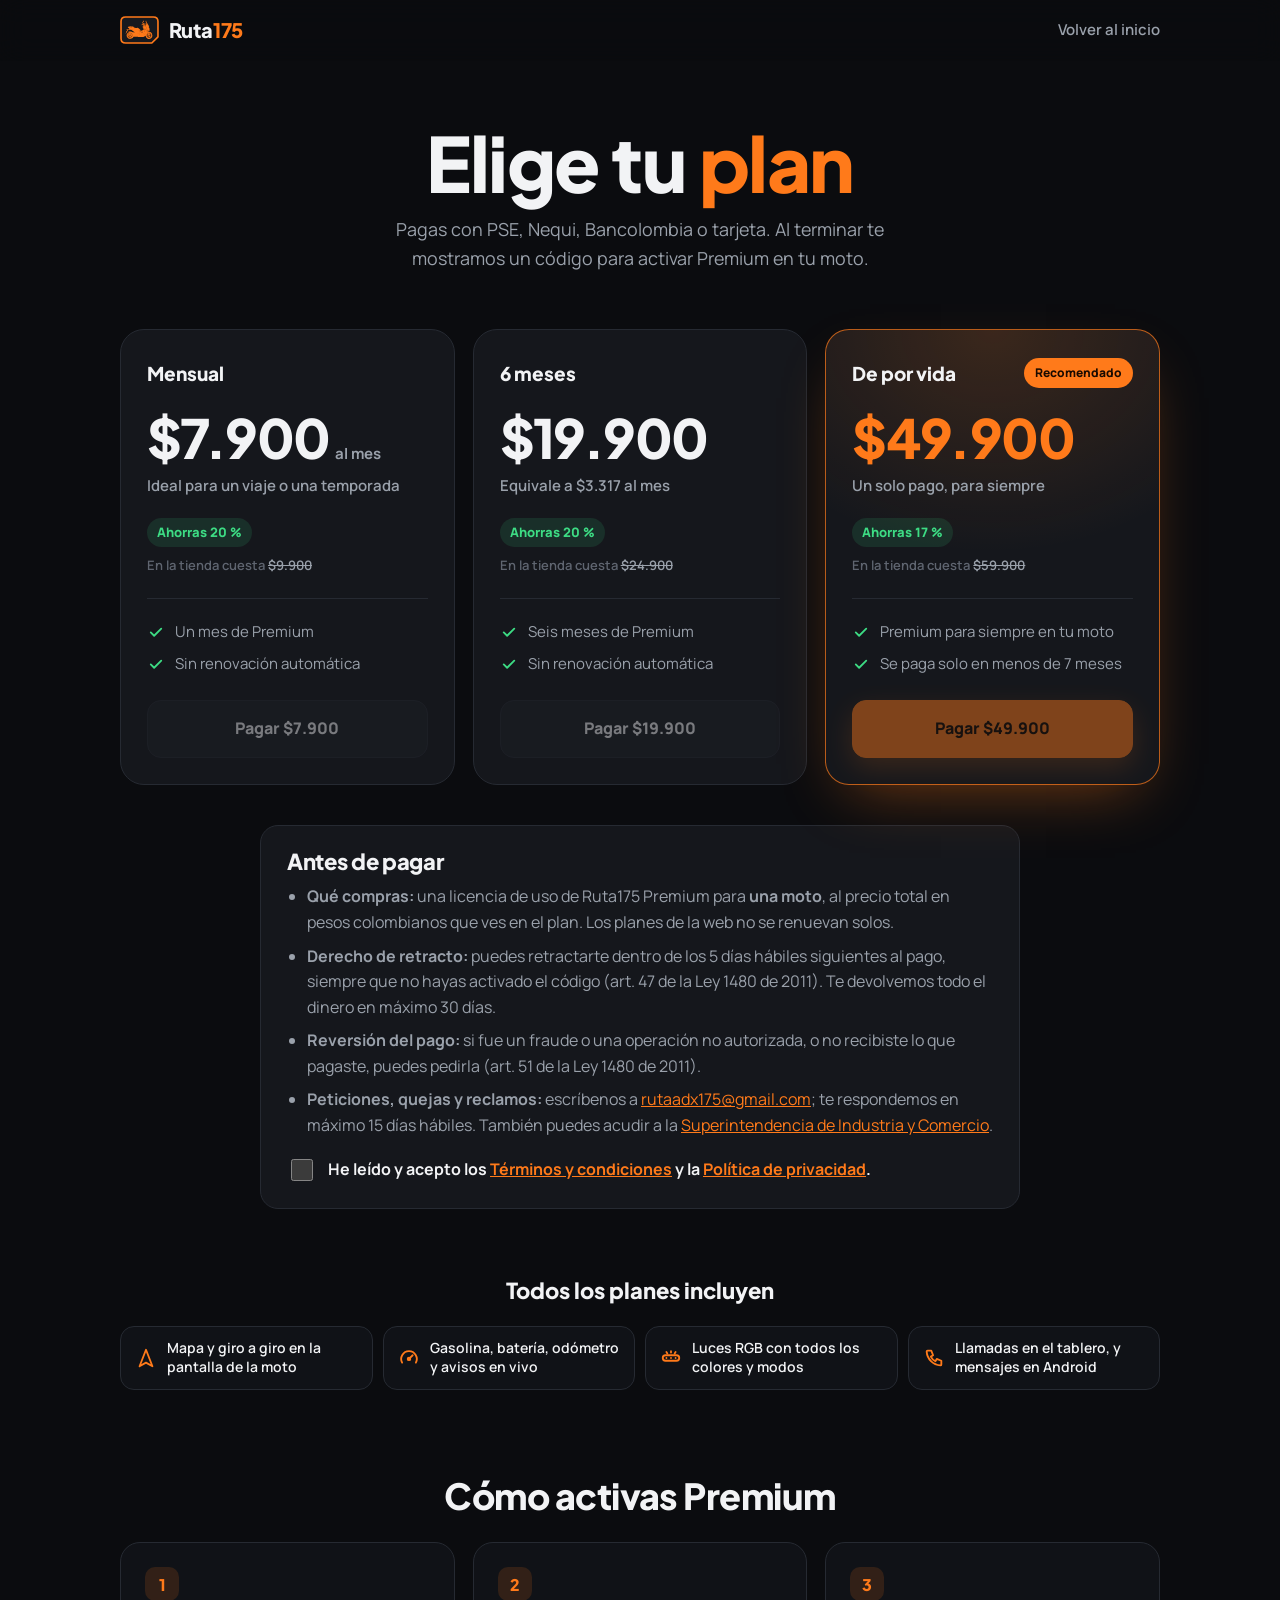
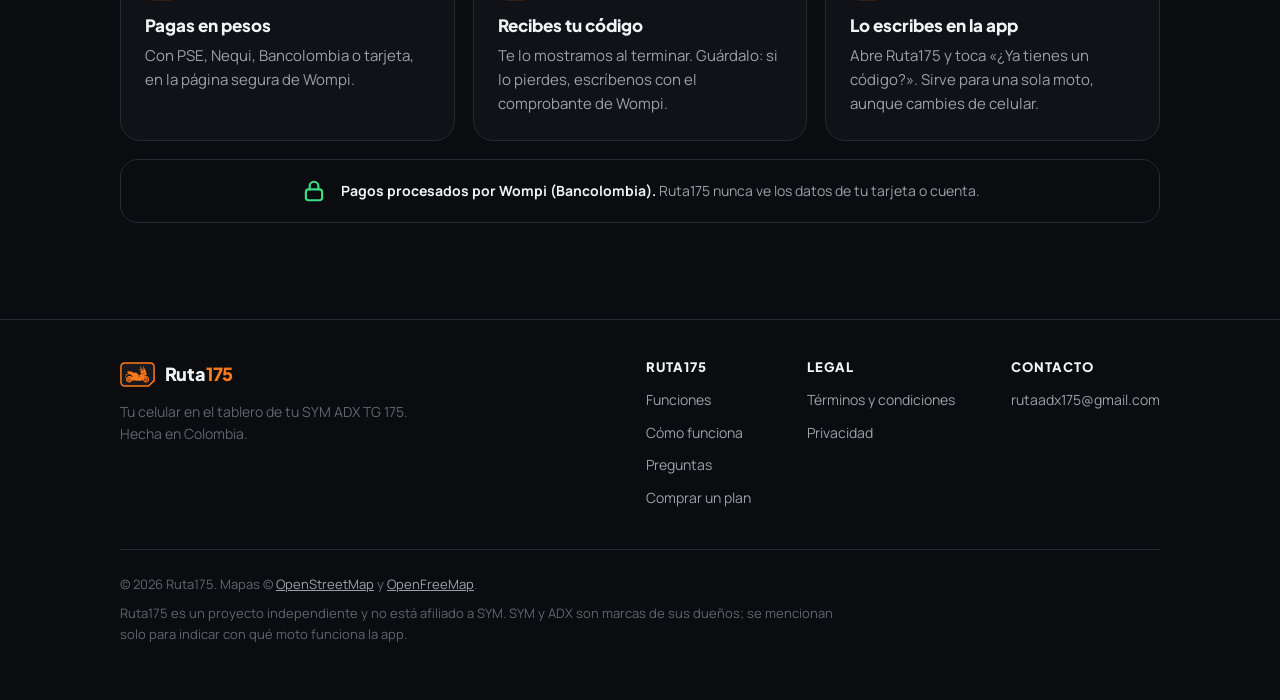
<file: comprar.html>
<!doctype html>
<html lang="es-CO">
<head>
  <meta charset="utf-8">
  <meta name="viewport" content="width=device-width, initial-scale=1">
  <meta name="theme-color" content="#0b0c0f">
  <meta name="color-scheme" content="dark">
  <link rel="icon" href="/img/icono.svg" type="image/svg+xml">
  <link rel="stylesheet" href="https://fonts.googleapis.com/css2?family=Plus+Jakarta+Sans:wght@600..800&family=Manrope:wght@400;600;700;800&display=swap">
  <link rel="stylesheet" href="/styles.css">
  <title>Comprar Ruta175</title>
  <meta name="description" content="Compra Ruta175 en pesos colombianos con PSE, Nequi, Bancolombia o tarjeta y recibe tu código al instante.">
  <link rel="canonical" href="https://ruta175.app/comprar.html">
  <style>
    /* En el celular la landing oculta el menú; aquí solo hay un enlace y se deja visible. */
    @media (max-width: 760px) { .top .nav { display: flex; } }

    /* ---------- Encabezado de la compra ---------- */
    .buy-hero { text-align: center; padding-block: 64px 8px; display: grid; justify-items: center; gap: 16px; }
    .buy-hero h1 { font-size: clamp(42px, 7vw, 76px); }
    .buy-hero .lede { margin-inline: auto; }

    /* ---------- Lo que incluye ---------- */
    .includes {
      margin: 40px 0 0; padding: 0;
      display: grid; grid-template-columns: repeat(4, 1fr); gap: 10px;
    }
    .includes li {
      list-style: none; display: flex; align-items: center; gap: 10px;
      padding: 12px 14px; border-radius: 14px; background: var(--bg-2); border: 1px solid var(--line);
      color: var(--fg); font-size: 14px; font-weight: 600; line-height: 1.35;
    }
    .includes svg { width: 22px; height: 22px; flex: none; color: var(--accent); }
    .includes-title { text-align: center; color: var(--fg); font-family: var(--display); font-size: 22px; font-weight: 800; margin-top: 64px; }
    .includes-title + .includes { margin-top: 18px; }
    @media (max-width: 900px) { .includes { grid-template-columns: repeat(2, 1fr); } }
    @media (max-width: 480px) { .includes { grid-template-columns: 1fr; } }

    /* ---------- Planes ---------- */
    .plans {
      margin-top: 48px; display: grid; grid-template-columns: repeat(3, 1fr); gap: 18px; align-items: stretch;
    }
    .plan {
      position: relative; display: flex; flex-direction: column;
      padding: 28px 26px 26px; border-radius: 24px;
      background: var(--surface); border: 1px solid var(--line);
    }
    .plan-head { display: flex; align-items: center; justify-content: space-between; gap: 12px; min-height: 28px; }
    .plan-name { font-family: var(--display); font-weight: 800; font-size: 19px; }
    .plan-tag {
      font-size: 12px; font-weight: 800; color: #1a0b00; background: var(--accent);
      padding: 5px 11px; border-radius: 999px; white-space: nowrap;
    }
    .plan-price {
      margin-top: 22px; display: flex; align-items: baseline; gap: 6px;
      font-family: var(--display); font-weight: 900; font-size: clamp(44px, 4.6vw, 54px); line-height: 1; letter-spacing: -0.03em;
    }
    .plan-price small { font-family: var(--body); font-size: 15px; font-weight: 700; color: var(--muted); letter-spacing: 0; }
    .plan-sub { margin-top: 10px; color: var(--muted); font-size: 15px; font-weight: 600; min-height: 1.6em; }
    .plan-save { margin-top: 20px; display: flex; flex-direction: column; align-items: flex-start; gap: 8px; font-size: 13px; color: var(--faint); font-weight: 600; }
    .plan-save b {
      color: var(--ok); background: rgba(61, 220, 132, 0.12); font-weight: 800;
      padding: 4px 10px; border-radius: 999px;
    }
    .plan-save s { color: var(--muted); }
    .plan hr { width: 100%; border: 0; border-top: 1px solid var(--line); margin: 22px 0; }
    .plan-points { margin: 0 0 26px; padding: 0; display: grid; gap: 10px; }
    .plan-points li { list-style: none; display: flex; gap: 10px; color: var(--muted); font-size: 15px; line-height: 1.45; }
    .plan-points svg { width: 18px; height: 18px; flex: none; margin-top: 2px; color: var(--ok); }
    .plan-btn {
      margin-top: auto; display: block; text-align: center; text-decoration: none;
      font-weight: 800; font-size: 16px; padding: 15px 18px; border-radius: 14px;
      color: var(--fg); background: var(--surface-2); border: 1px solid var(--line);
      transition: background 0.15s, border-color 0.15s, transform 0.15s;
    }
    .plan-btn:hover { border-color: var(--accent); transform: translateY(-1px); }

    .plan.best {
      border-color: rgba(255, 122, 26, 0.7);
      background:
        radial-gradient(120% 70% at 50% 0%, rgba(255, 122, 26, 0.16), rgba(255, 122, 26, 0) 70%),
        var(--surface);
      box-shadow: 0 24px 60px -24px rgba(255, 122, 26, 0.45);
    }
    .plan.best .plan-price { color: var(--accent); }
    .plan.best .plan-btn { background: var(--accent); border-color: var(--accent); color: #1a0b00; box-shadow: 0 10px 28px rgba(255, 122, 26, 0.35); }
    .plan.best .plan-btn:hover { filter: brightness(1.06); }

    @media (max-width: 900px) {
      .plans { grid-template-columns: 1fr; max-width: 520px; margin-inline: auto; }
      .plan.best { order: -1; }
    }

    /* ---------- Cómo se activa ---------- */
    .act-wrap { margin-top: 88px; text-align: center; }
    .act-wrap h2 { font-size: clamp(26px, 3.2vw, 36px); }
    .act-steps { margin: 28px 0 0; padding: 0; display: grid; grid-template-columns: repeat(3, 1fr); gap: 18px; text-align: left; }
    .act-steps li { list-style: none; padding: 24px; border-radius: 20px; background: var(--bg-2); border: 1px solid var(--line); display: grid; gap: 8px; align-content: start; }
    .act-steps .n {
      width: 34px; height: 34px; border-radius: 10px; display: grid; place-items: center;
      font-family: var(--display); font-weight: 900; font-size: 16px; color: var(--accent); background: var(--accent-soft);
      margin-bottom: 6px;
    }
    .act-steps h3 { font-size: 17px; }
    .act-steps p { color: var(--muted); font-size: 15px; }
    @media (max-width: 760px) { .act-steps { grid-template-columns: 1fr; } }

    /* ---------- Confianza ---------- */
    .trust {
      margin: 18px 0 0; display: flex; gap: 14px; align-items: center; justify-content: center;
      padding: 18px 20px; border-radius: 18px; border: 1px solid var(--line); color: var(--muted); font-size: 14px; text-align: center;
    }
    .trust svg { width: 26px; height: 26px; flex: none; color: var(--ok); }
    .trust b { color: var(--fg); }
  </style>
</head>
<body>

<header class="top">
  <div class="wrap">
    <a class="brand" href="/" aria-label="Ruta175, volver al inicio">
      <img src="/img/marca.svg" alt="" width="39" height="28">
      <span>Ruta<b>175</b></span>
    </a>
    <nav class="nav" aria-label="Secciones">
      <a href="/">Volver al inicio</a>
    </nav>
  </div>
</header>

<main class="wrap">
  <section class="buy-hero">
    <h1>Elige tu <span class="accent">plan</span></h1>
    <p class="lede">Pagas con PSE, Nequi, Bancolombia o tarjeta. Al terminar te mostramos un código para activar Premium en tu moto.</p>
  </section>

  <div class="plans">
    <article class="plan">
      <div class="plan-head"><span class="plan-name">Mensual</span></div>
      <div class="plan-price">$7.900<small>al mes</small></div>
      <p class="plan-sub">Ideal para un viaje o una temporada</p>
      <div class="plan-save"><b>Ahorras 20 %</b><span>En la tienda cuesta <s>$9.900</s></span></div>
      <hr>
      <ul class="plan-points">
        <li><svg viewBox="0 0 24 24" fill="none" stroke="currentColor" stroke-width="2.4" stroke-linecap="round" stroke-linejoin="round" aria-hidden="true"><path d="M5 12.5l4.5 4.5L19 7.5"/></svg>Un mes de Premium</li>
        <li><svg viewBox="0 0 24 24" fill="none" stroke="currentColor" stroke-width="2.4" stroke-linecap="round" stroke-linejoin="round" aria-hidden="true"><path d="M5 12.5l4.5 4.5L19 7.5"/></svg>Sin renovación automática</li>
      </ul>
      <a class="plan-btn" href="https://xjbuetfrliockslghslk.supabase.co/functions/v1/wompi-crear-pago?plan=mensual">Pagar $7.900</a>
    </article>

    <article class="plan">
      <div class="plan-head"><span class="plan-name">6 meses</span></div>
      <div class="plan-price">$19.900</div>
      <p class="plan-sub">Equivale a $3.317 al mes</p>
      <div class="plan-save"><b>Ahorras 20 %</b><span>En la tienda cuesta <s>$24.900</s></span></div>
      <hr>
      <ul class="plan-points">
        <li><svg viewBox="0 0 24 24" fill="none" stroke="currentColor" stroke-width="2.4" stroke-linecap="round" stroke-linejoin="round" aria-hidden="true"><path d="M5 12.5l4.5 4.5L19 7.5"/></svg>Seis meses de Premium</li>
        <li><svg viewBox="0 0 24 24" fill="none" stroke="currentColor" stroke-width="2.4" stroke-linecap="round" stroke-linejoin="round" aria-hidden="true"><path d="M5 12.5l4.5 4.5L19 7.5"/></svg>Sin renovación automática</li>
      </ul>
      <a class="plan-btn" href="https://xjbuetfrliockslghslk.supabase.co/functions/v1/wompi-crear-pago?plan=6meses">Pagar $19.900</a>
    </article>

    <article class="plan best">
      <div class="plan-head"><span class="plan-name">De por vida</span><span class="plan-tag">Recomendado</span></div>
      <div class="plan-price">$49.900</div>
      <p class="plan-sub">Un solo pago, para siempre</p>
      <div class="plan-save"><b>Ahorras 17 %</b><span>En la tienda cuesta <s>$59.900</s></span></div>
      <hr>
      <ul class="plan-points">
        <li><svg viewBox="0 0 24 24" fill="none" stroke="currentColor" stroke-width="2.4" stroke-linecap="round" stroke-linejoin="round" aria-hidden="true"><path d="M5 12.5l4.5 4.5L19 7.5"/></svg>Premium para siempre en tu moto</li>
        <li><svg viewBox="0 0 24 24" fill="none" stroke="currentColor" stroke-width="2.4" stroke-linecap="round" stroke-linejoin="round" aria-hidden="true"><path d="M5 12.5l4.5 4.5L19 7.5"/></svg>Se paga solo en menos de 7 meses</li>
      </ul>
      <a class="plan-btn" href="https://xjbuetfrliockslghslk.supabase.co/functions/v1/wompi-crear-pago?plan=vida">Pagar $49.900</a>
    </article>
  </div>

  <section class="pay-terms" aria-labelledby="antes-de-pagar">
    <h2 id="antes-de-pagar">Antes de pagar</h2>
    <ul>
      <li><b>Qué compras:</b> una licencia de uso de Ruta175 Premium para <b>una moto</b>, al precio total en pesos colombianos que ves en el plan. Los planes de la web no se renuevan solos.</li>
      <li><b>Derecho de retracto:</b> puedes retractarte dentro de los 5 días hábiles siguientes al pago, siempre que no hayas activado el código (art. 47 de la Ley 1480 de 2011). Te devolvemos todo el dinero en máximo 30 días.</li>
      <li><b>Reversión del pago:</b> si fue un fraude o una operación no autorizada, o no recibiste lo que pagaste, puedes pedirla (art. 51 de la Ley 1480 de 2011).</li>
      <li><b>Peticiones, quejas y reclamos:</b> escríbenos a <a href="mailto:rutaadx175@gmail.com">rutaadx175@gmail.com</a>; te respondemos en máximo 15 días hábiles. También puedes acudir a la <a href="https://www.sic.gov.co" target="_blank" rel="noopener">Superintendencia de Industria y Comercio</a>.</li>
    </ul>
    <label class="pay-accept"><input type="checkbox" id="acepto"><span>He leído y acepto los <a href="/terminos.html">Términos y condiciones</a> y la <a href="/privacidad.html">Política de privacidad</a>.</span></label>
  </section>

  <p class="includes-title">Todos los planes incluyen</p>
  <ul class="includes">
    <li><svg viewBox="0 0 24 24" fill="none" stroke="currentColor" stroke-width="2" stroke-linejoin="round" aria-hidden="true"><path d="M12 3l7 18-7-4-7 4z"/></svg>Mapa y giro a giro en la pantalla de la moto</li>
    <li><svg viewBox="0 0 24 24" fill="none" stroke="currentColor" stroke-width="2" stroke-linecap="round" aria-hidden="true"><path d="M4.5 17a8.5 8.5 0 1 1 15 0"/><path d="M12 13l4-4"/><circle cx="12" cy="13" r="1.4" fill="currentColor"/></svg>Gasolina, batería, odómetro y avisos en vivo</li>
    <li><svg viewBox="0 0 24 24" fill="none" stroke="currentColor" stroke-width="2" stroke-linecap="round" aria-hidden="true"><rect x="3" y="9" width="18" height="6" rx="3"/><path d="M7 12h.01M12 12h.01M17 12h.01"/><path d="M7 5.5l1 1.5M12 4.5V6M17 5.5l-1 1.5"/></svg>Luces RGB con todos los colores y modos</li>
    <li><svg viewBox="0 0 24 24" fill="none" stroke="currentColor" stroke-width="2" stroke-linejoin="round" aria-hidden="true"><path d="M5 4h4l2 5-2.5 1.5a11 11 0 0 0 5 5L15 13l5 2v4a1 1 0 0 1-1 1A16 16 0 0 1 4 5a1 1 0 0 1 1-1z"/></svg>Llamadas en el tablero, y mensajes en Android</li>
  </ul>

  <section class="act-wrap" aria-labelledby="como-activa">
    <h2 id="como-activa">Cómo activas Premium</h2>
    <ol class="act-steps">
      <li><span class="n">1</span><h3>Pagas en pesos</h3><p>Con PSE, Nequi, Bancolombia o tarjeta, en la página segura de Wompi.</p></li>
      <li><span class="n">2</span><h3>Recibes tu código</h3><p>Te lo mostramos al terminar. Guárdalo: si lo pierdes, escríbenos con el comprobante de Wompi.</p></li>
      <li><span class="n">3</span><h3>Lo escribes en la app</h3><p>Abre Ruta175 y toca «¿Ya tienes un código?». Sirve para una sola moto, aunque cambies de celular.</p></li>
    </ol>
    <p class="trust">
      <svg viewBox="0 0 24 24" fill="none" stroke="currentColor" stroke-width="2" stroke-linecap="round" stroke-linejoin="round" aria-hidden="true"><rect x="4.5" y="10.5" width="15" height="10" rx="2.5"/><path d="M8 10.5V7.5a4 4 0 0 1 8 0v3"/></svg>
      <span><b>Pagos procesados por Wompi (Bancolombia).</b> Ruta175 nunca ve los datos de tu tarjeta o cuenta.</span>
    </p>
  </section>
</main>

<script>
  // Los botones de pago solo funcionan después de aceptar los términos (Ley 1480, art. 50)
  const acepto = document.getElementById('acepto');
  const botones = document.querySelectorAll('.plan-btn');
  const marcar = () => botones.forEach((b) => b.setAttribute('aria-disabled', acepto.checked ? 'false' : 'true'));
  botones.forEach((b) => b.addEventListener('click', (e) => {
    if (acepto.checked) return;
    e.preventDefault();
    acepto.closest('label').scrollIntoView({ behavior: 'smooth', block: 'center' });
    acepto.focus();
  }));
  acepto.addEventListener('change', marcar);
  marcar();
</script>

<footer>
  <div class="wrap">
    <div class="foot-top">
      <div class="foot-brand">
        <a class="brand" href="/" aria-label="Ruta175, inicio">
          <img src="/img/marca.svg" alt="" width="35" height="25">
          <span>Ruta<b>175</b></span>
        </a>
        <p>Tu celular en el tablero de tu SYM ADX TG 175. Hecha en Colombia.</p>
      </div>
      <nav class="foot-cols" aria-label="Pie de página">
        <div>
          <h3>Ruta175</h3>
          <a href="/#funciones">Funciones</a>
          <a href="/#como">Cómo funciona</a>
          <a href="/#preguntas">Preguntas</a>
          <a href="/comprar.html">Comprar un plan</a>
        </div>
        <div>
          <h3>Legal</h3>
          <a href="/terminos.html">Términos y condiciones</a>
          <a href="/privacidad.html">Privacidad</a>
        </div>
        <div>
          <h3>Contacto</h3>
          <a href="mailto:rutaadx175@gmail.com">rutaadx175@gmail.com</a>
        </div>
      </nav>
    </div>
    <div class="foot-bottom">
      <p>© <span id="year">2026</span> Ruta175. Mapas © <a href="https://www.openstreetmap.org/copyright" target="_blank" rel="noopener">OpenStreetMap</a> y <a href="https://openfreemap.org" target="_blank" rel="noopener">OpenFreeMap</a>.</p>
      <p>Ruta175 es un proyecto independiente y no está afiliado a SYM. SYM y ADX son marcas de sus dueños; se mencionan solo para indicar con qué moto funciona la app.</p>
    </div>
  </div>
</footer>

</body>
</html>
</file>
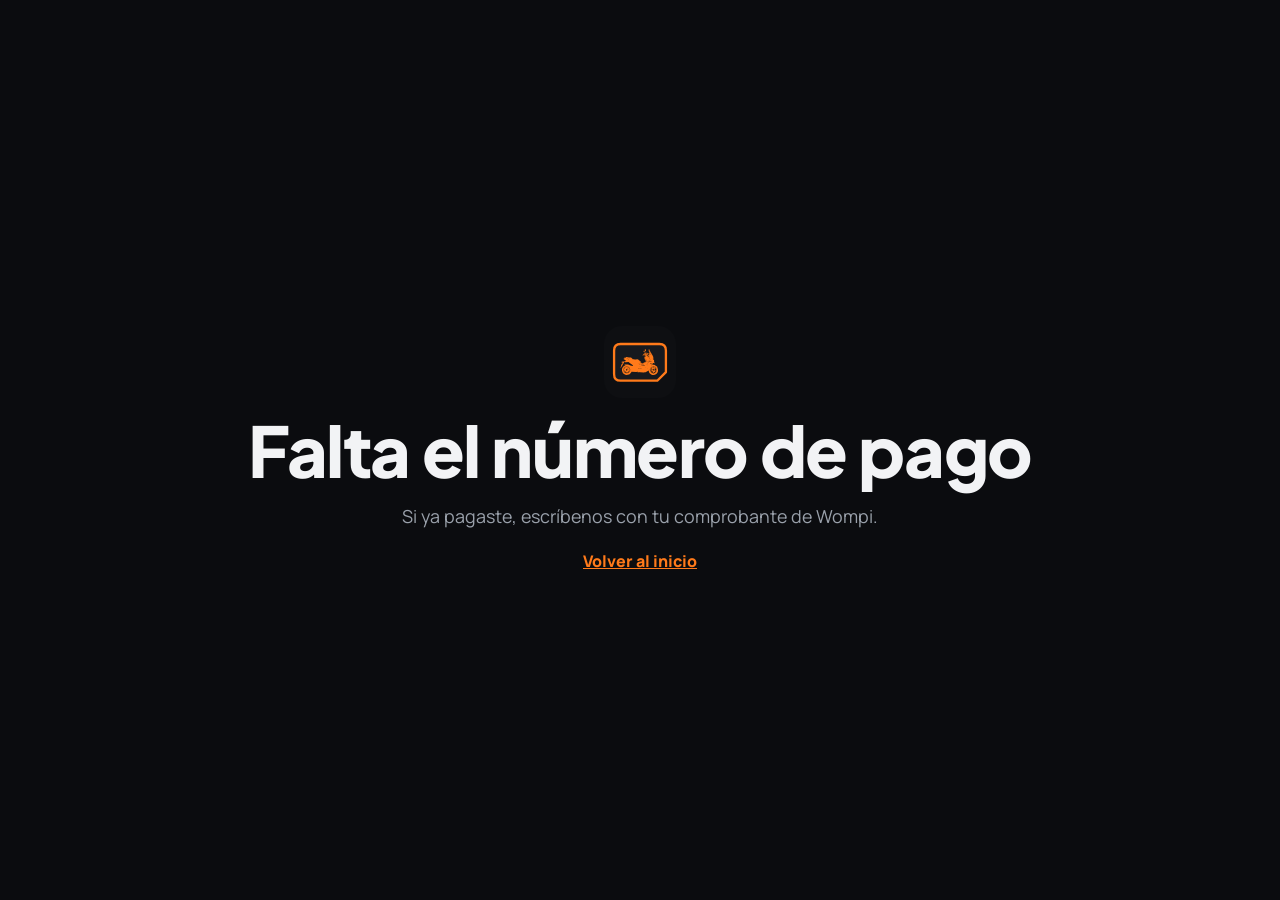
<file: gracias.html>
<!doctype html>
<html lang="es-CO">
<head>
  <meta charset="utf-8">
  <meta name="viewport" content="width=device-width, initial-scale=1">
  <meta name="theme-color" content="#0b0c0f">
  <meta name="color-scheme" content="dark">
  <link rel="icon" href="/img/icono.svg" type="image/svg+xml">
  <link rel="stylesheet" href="https://fonts.googleapis.com/css2?family=Plus+Jakarta+Sans:wght@600..800&family=Manrope:wght@400;600;700;800&display=swap">
  <link rel="stylesheet" href="/styles.css">
  <title>Tu código de Ruta175</title>
  <meta name="robots" content="noindex">
  <style>
    .code{font-family:ui-monospace,Menlo,monospace;font-size:clamp(26px,7vw,40px);font-weight:800;letter-spacing:.06em;background:var(--surface);border:1px solid var(--accent);border-radius:16px;padding:18px 22px;display:inline-block;user-select:all}
    button{background:var(--accent);color:#1a0b00;font-weight:800;border:0;border-radius:12px;padding:12px 18px;font:inherit;font-weight:800;cursor:pointer}
  </style>
</head>
<body>
  <main class="wrap" style="min-height:100vh;display:grid;place-content:center;gap:18px;text-align:center">
    <img src="/img/icono.svg" alt="" width="72" height="72" style="margin:0 auto;border-radius:18px">
    <h1 id="t">Confirmando tu pago…</h1>
    <p class="lede" id="d" style="margin-inline:auto">Un momento, estamos hablando con el banco.</p>
    <div id="c" hidden><span class="code" id="code"></span></div>
    <p id="a" hidden><button id="copy">Copiar código</button></p>
    <p class="lede" id="how" hidden style="margin-inline:auto">En la app: <b>¿Ya tienes un código?</b> y pégalo. Si todavía no vinculas tu moto, pégalo igual: queda guardado y se activa al vincularla. Sirve para una sola moto. <b>Guárdalo</b> (captura de pantalla).</p>
    <p><a href="/" style="color:var(--accent);font-weight:800">Volver al inicio</a></p>
  </main>
<script>
  const FN = 'https://xjbuetfrliockslghslk.supabase.co/functions/v1/wompi-codigo';
  const $ = (id) => document.getElementById(id);
  const id = new URLSearchParams(location.search).get('id');
  let intentos = 0;
  const msg = (t, d) => { $('t').textContent = t; $('d').textContent = d; };
  async function mirar() {
    if (!id) return msg('Falta el número de pago', 'Si ya pagaste, escríbenos con tu comprobante de Wompi.');
    try {
      const r = await (await fetch(FN + '?id=' + encodeURIComponent(id))).json();
      if (r.estado === 'APPROVED') {
        msg('¡Pago aprobado!', 'Este es tu código de activación:');
        $('code').textContent = r.codigo; $('c').hidden = $('a').hidden = $('how').hidden = false;
        $('copy').onclick = () => navigator.clipboard.writeText(r.codigo).then(() => ($('copy').textContent = 'Copiado ✓'));
        return;
      }
      if (r.estado === 'PENDING' && ++intentos < 60) { msg('Confirmando tu pago…', 'Estamos esperando la confirmación del banco. No cierres esta página.'); return setTimeout(mirar, 4000); }
      if (r.estado === 'PENDING') return msg('Tu pago todavía no llega confirmado', 'Si ya te descontaron, escríbenos a rutaadx175@gmail.com con el comprobante de Wompi y te enviamos el código. Puedes volver a abrir esta página en unos minutos.');
      if (r.estado === 'DECLINED' || r.estado === 'VOIDED') return msg('El pago no se aprobó', 'Si no se aprobó, no se te cobró nada. Puedes intentarlo de nuevo en ruta175.app/comprar.html');
      if (r.estado === 'ERROR' && r.detalle) return msg('Demasiadas consultas', 'Espera un minuto y recarga esta página.');
      msg('No pudimos confirmar el pago', 'Si te descontaron, escríbenos con tu comprobante de Wompi y te damos el código.');
    } catch { msg('Sin conexión', 'Recarga esta página para ver tu código.'); }
  }
  mirar();
</script>
</body>
</html>
</file>
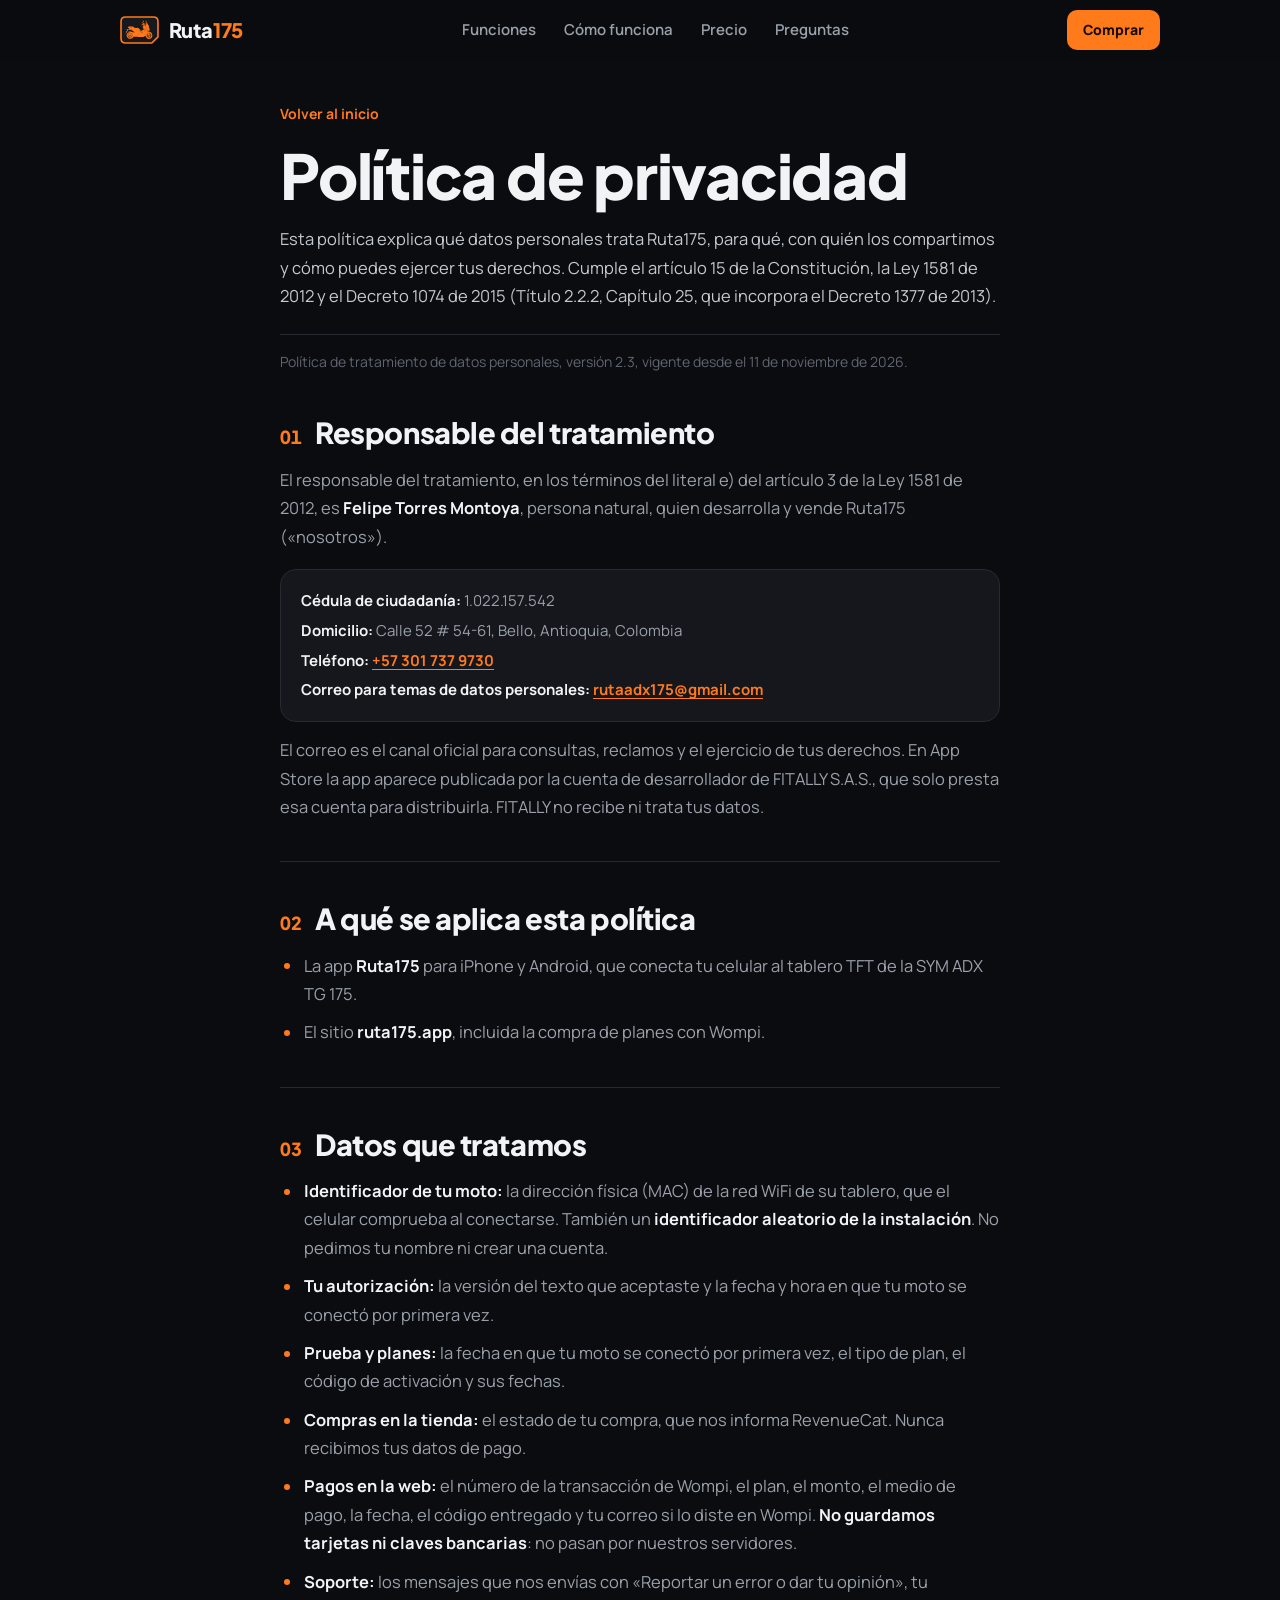
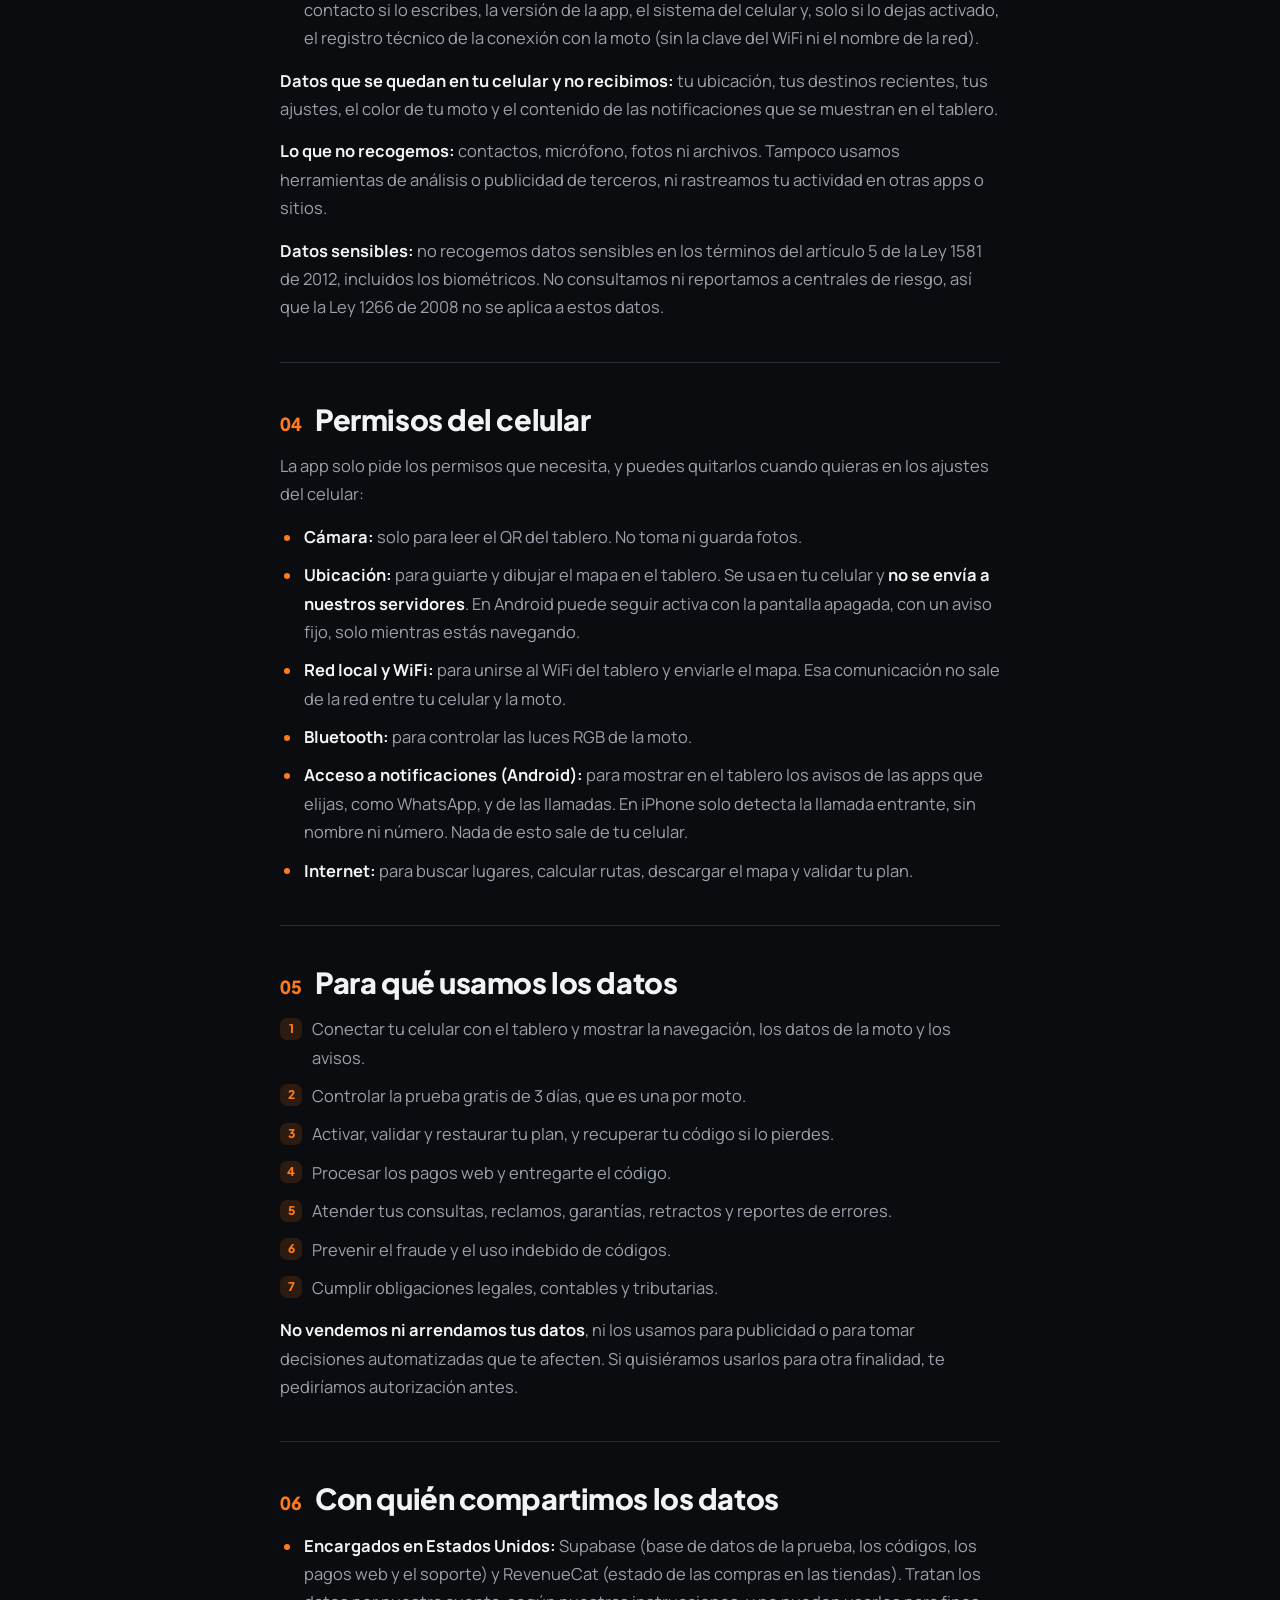
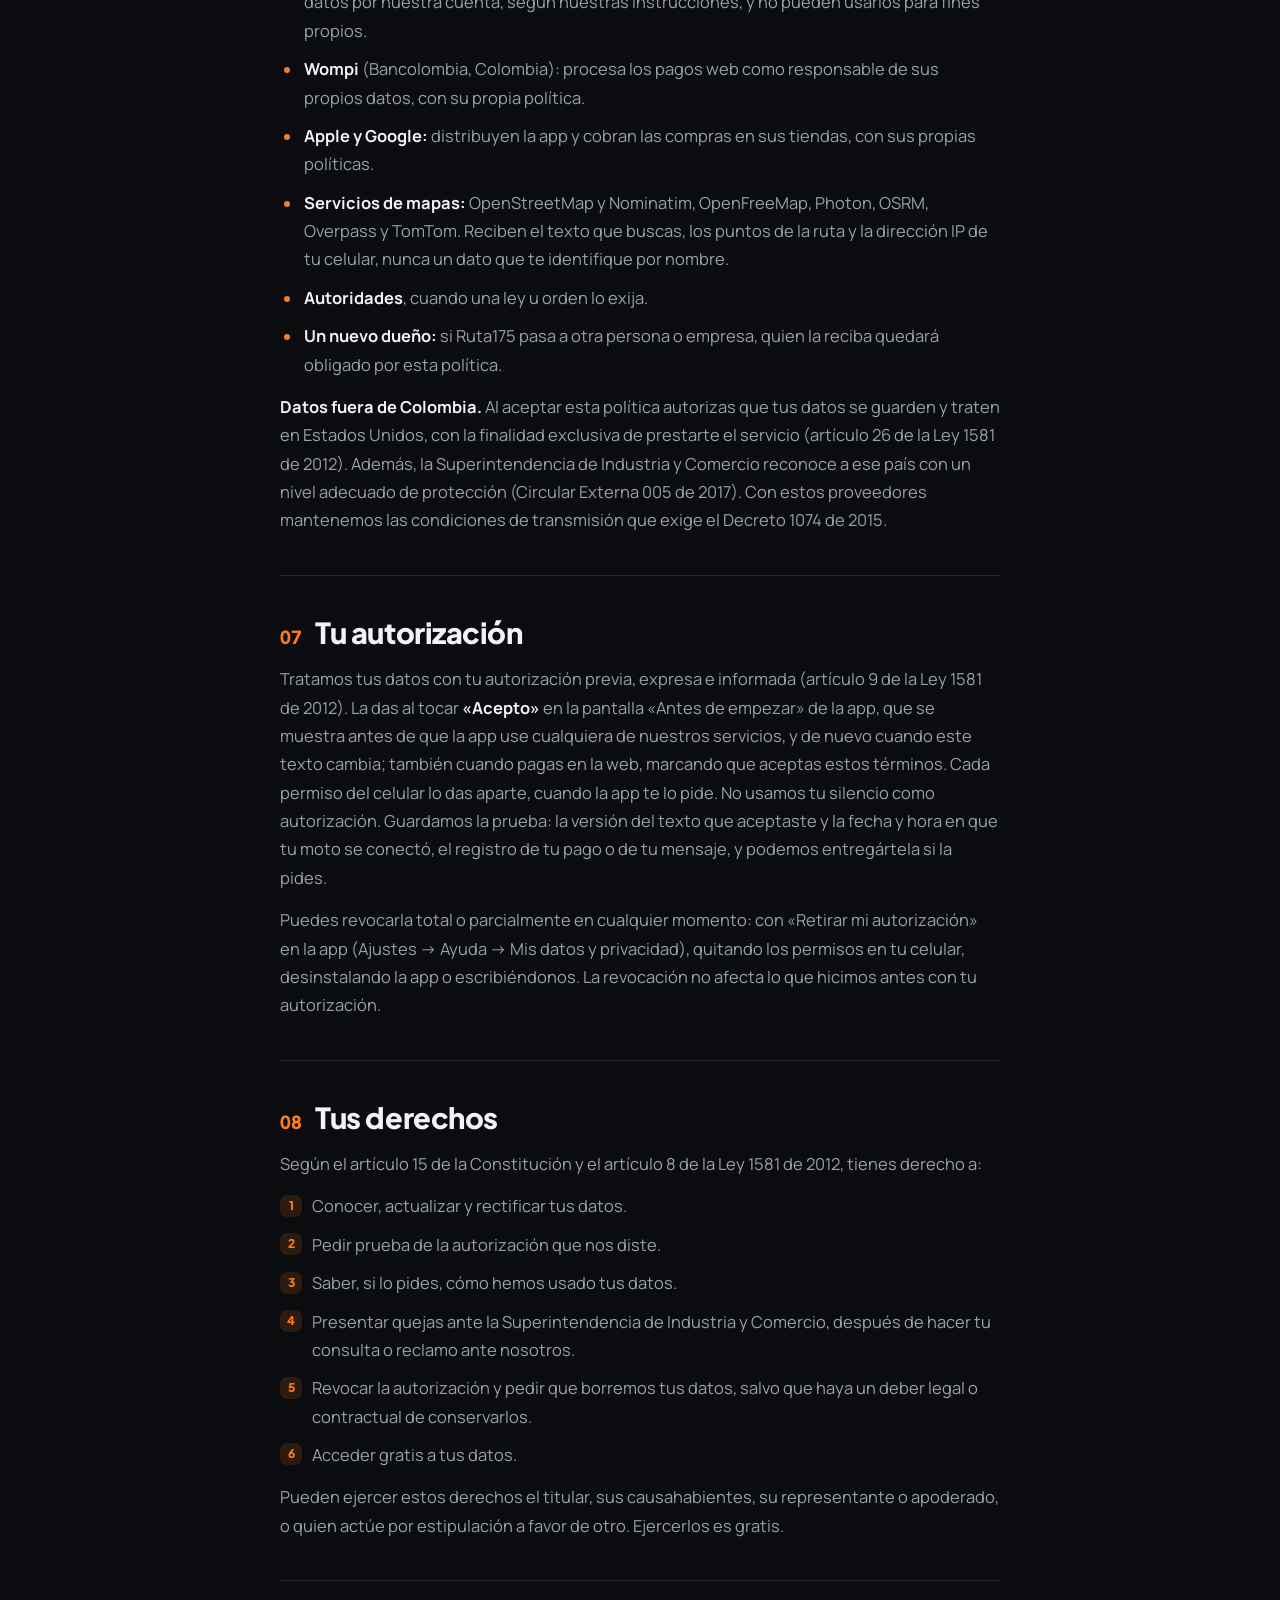
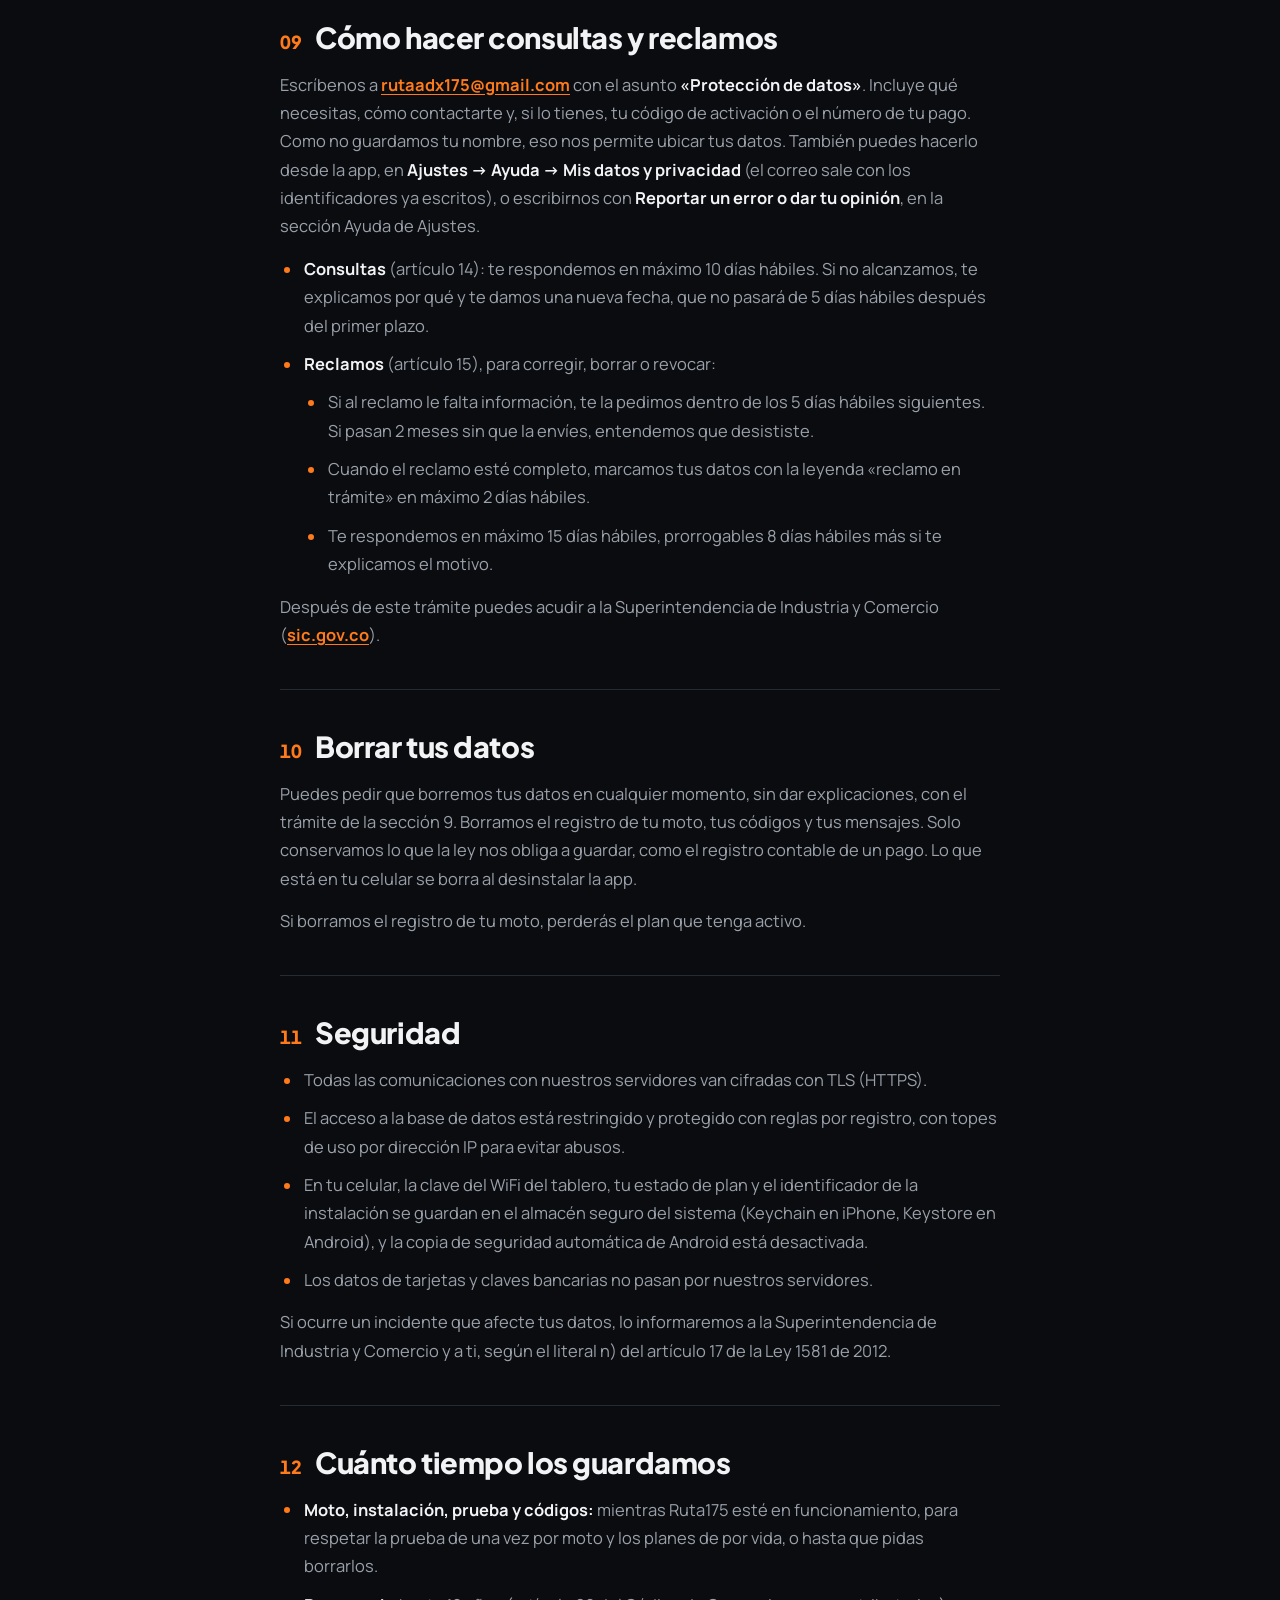
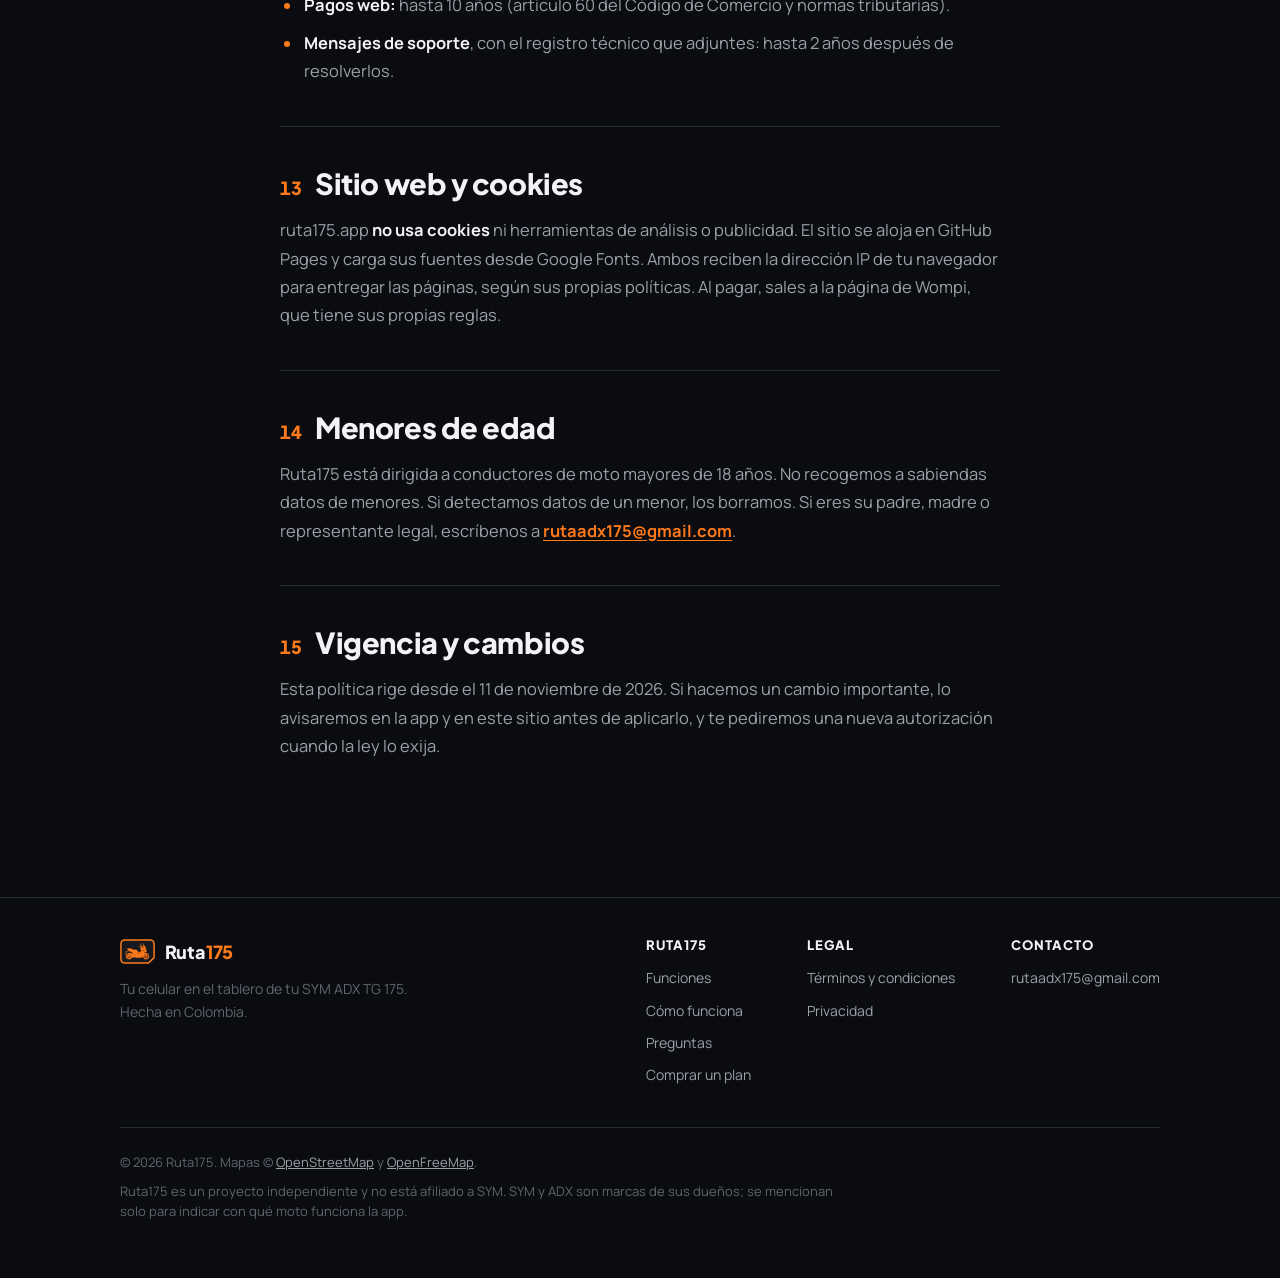
<file: privacidad.html>
<!doctype html>
<html lang="es-CO">
<head>
  <meta charset="utf-8">
  <meta name="viewport" content="width=device-width, initial-scale=1">
  <meta name="theme-color" content="#0b0c0f">
  <meta name="color-scheme" content="dark">
  <link rel="icon" href="/img/icono.svg" type="image/svg+xml">
  <link rel="stylesheet" href="https://fonts.googleapis.com/css2?family=Plus+Jakarta+Sans:wght@600..800&family=Manrope:wght@400;600;700;800&display=swap">
  <link rel="stylesheet" href="/styles.css">
  <title>Política de privacidad de Ruta175</title>
  <meta name="description" content="Cómo trata Ruta175 tus datos personales según la Ley 1581 de 2012: qué datos, para qué, con quién se comparten y cómo ejercer tus derechos.">
  <link rel="canonical" href="https://ruta175.app/privacidad.html">
</head>
<body>

<header class="top">
  <div class="wrap">
    <a class="brand" href="/" aria-label="Ruta175, inicio">
      <img src="/img/marca.svg" alt="" width="39" height="28">
      <span>Ruta<b>175</b></span>
    </a>
    <nav class="nav" aria-label="Secciones">
      <a href="/#funciones">Funciones</a>
      <a href="/#como">Cómo funciona</a>
      <a href="/#precio">Precio</a>
      <a href="/#preguntas">Preguntas</a>
    </nav>
    <a class="buy-btn sm" href="/comprar.html" style="margin-left:auto">Comprar</a>
  </div>
</header>

<main class="wrap legal">
    <article>
      <a class="legal-back" href="/">Volver al inicio</a>
      <h1>Política de privacidad</h1>
      <p class="legal-lead">Esta política explica qué datos personales trata Ruta175, para qué, con quién los compartimos y cómo puedes ejercer tus derechos. Cumple el artículo 15 de la Constitución, la Ley 1581 de 2012 y el Decreto 1074 de 2015 (Título 2.2.2, Capítulo 25, que incorpora el Decreto 1377 de 2013).</p>
      <p class="legal-meta">Política de tratamiento de datos personales, versión 2.3, vigente desde el 11 de noviembre de 2026.</p>

      <section>
        <h2 id="responsable-del-tratamiento"><span class="n">01</span>Responsable del tratamiento</h2>
        <p>El responsable del tratamiento, en los términos del literal e) del artículo 3 de la Ley 1581 de 2012, es <b>Felipe Torres Montoya</b>, persona natural, quien desarrolla y vende Ruta175 («nosotros»).</p>
        <div class="ficha">
          <p><b>Cédula de ciudadanía:</b> 1.022.157.542</p>
          <p><b>Domicilio:</b> Calle 52 # 54-61, Bello, Antioquia, Colombia</p>
          <p><b>Teléfono:</b> <a href="tel:+573017379730">+57 301 737 9730</a></p>
          <p><b>Correo para temas de datos personales:</b> <a href="mailto:rutaadx175@gmail.com">rutaadx175@gmail.com</a></p>
        </div>
        <p>El correo es el canal oficial para consultas, reclamos y el ejercicio de tus derechos. En App Store la app aparece publicada por la cuenta de desarrollador de FITALLY S.A.S., que solo presta esa cuenta para distribuirla. FITALLY no recibe ni trata tus datos.</p>
      </section>
      <section>
        <h2 id="a-que-se-aplica-esta-politica"><span class="n">02</span>A qué se aplica esta política</h2>
        <ul>
          <li>La app <b>Ruta175</b> para iPhone y Android, que conecta tu celular al tablero TFT de la SYM ADX TG 175.</li>
          <li>El sitio <b>ruta175.app</b>, incluida la compra de planes con Wompi.</li>
        </ul>
      </section>
      <section>
        <h2 id="datos-que-tratamos"><span class="n">03</span>Datos que tratamos</h2>
        <ul>
          <li><b>Identificador de tu moto:</b> la dirección física (MAC) de la red WiFi de su tablero, que el celular comprueba al conectarse. También un <b>identificador aleatorio de la instalación</b>. No pedimos tu nombre ni crear una cuenta.</li>
          <li><b>Tu autorización:</b> la versión del texto que aceptaste y la fecha y hora en que tu moto se conectó por primera vez.</li>
          <li><b>Prueba y planes:</b> la fecha en que tu moto se conectó por primera vez, el tipo de plan, el código de activación y sus fechas.</li>
          <li><b>Compras en la tienda:</b> el estado de tu compra, que nos informa RevenueCat. Nunca recibimos tus datos de pago.</li>
          <li><b>Pagos en la web:</b> el número de la transacción de Wompi, el plan, el monto, el medio de pago, la fecha, el código entregado y tu correo si lo diste en Wompi. <b>No guardamos tarjetas ni claves bancarias</b>: no pasan por nuestros servidores.</li>
          <li><b>Soporte:</b> los mensajes que nos envías con «Reportar un error o dar tu opinión», tu contacto si lo escribes, la versión de la app, el sistema del celular y, solo si lo dejas activado, el registro técnico de la conexión con la moto (sin la clave del WiFi ni el nombre de la red).</li>
        </ul>
        <p><b>Datos que se quedan en tu celular y no recibimos:</b> tu ubicación, tus destinos recientes, tus ajustes, el color de tu moto y el contenido de las notificaciones que se muestran en el tablero.</p>
        <p><b>Lo que no recogemos:</b> contactos, micrófono, fotos ni archivos. Tampoco usamos herramientas de análisis o publicidad de terceros, ni rastreamos tu actividad en otras apps o sitios.</p>
        <p><b>Datos sensibles:</b> no recogemos datos sensibles en los términos del artículo 5 de la Ley 1581 de 2012, incluidos los biométricos. No consultamos ni reportamos a centrales de riesgo, así que la Ley 1266 de 2008 no se aplica a estos datos.</p>
      </section>
      <section>
        <h2 id="permisos-del-celular"><span class="n">04</span>Permisos del celular</h2>
        <p>La app solo pide los permisos que necesita, y puedes quitarlos cuando quieras en los ajustes del celular:</p>
        <ul>
          <li><b>Cámara:</b> solo para leer el QR del tablero. No toma ni guarda fotos.</li>
          <li><b>Ubicación:</b> para guiarte y dibujar el mapa en el tablero. Se usa en tu celular y <b>no se envía a nuestros servidores</b>. En Android puede seguir activa con la pantalla apagada, con un aviso fijo, solo mientras estás navegando.</li>
          <li><b>Red local y WiFi:</b> para unirse al WiFi del tablero y enviarle el mapa. Esa comunicación no sale de la red entre tu celular y la moto.</li>
          <li><b>Bluetooth:</b> para controlar las luces RGB de la moto.</li>
          <li><b>Acceso a notificaciones (Android):</b> para mostrar en el tablero los avisos de las apps que elijas, como WhatsApp, y de las llamadas. En iPhone solo detecta la llamada entrante, sin nombre ni número. Nada de esto sale de tu celular.</li>
          <li><b>Internet:</b> para buscar lugares, calcular rutas, descargar el mapa y validar tu plan.</li>
        </ul>
      </section>
      <section>
        <h2 id="para-que-usamos-los-datos"><span class="n">05</span>Para qué usamos los datos</h2>
        <ol>
          <li>Conectar tu celular con el tablero y mostrar la navegación, los datos de la moto y los avisos.</li>
          <li>Controlar la prueba gratis de 3 días, que es una por moto.</li>
          <li>Activar, validar y restaurar tu plan, y recuperar tu código si lo pierdes.</li>
          <li>Procesar los pagos web y entregarte el código.</li>
          <li>Atender tus consultas, reclamos, garantías, retractos y reportes de errores.</li>
          <li>Prevenir el fraude y el uso indebido de códigos.</li>
          <li>Cumplir obligaciones legales, contables y tributarias.</li>
        </ol>
        <p><b>No vendemos ni arrendamos tus datos</b>, ni los usamos para publicidad o para tomar decisiones automatizadas que te afecten. Si quisiéramos usarlos para otra finalidad, te pediríamos autorización antes.</p>
      </section>
      <section>
        <h2 id="con-quien-compartimos-los-datos"><span class="n">06</span>Con quién compartimos los datos</h2>
        <ul>
          <li><b>Encargados en Estados Unidos:</b> Supabase (base de datos de la prueba, los códigos, los pagos web y el soporte) y RevenueCat (estado de las compras en las tiendas). Tratan los datos por nuestra cuenta, según nuestras instrucciones, y no pueden usarlos para fines propios.</li>
          <li><b>Wompi</b> (Bancolombia, Colombia): procesa los pagos web como responsable de sus propios datos, con su propia política.</li>
          <li><b>Apple y Google:</b> distribuyen la app y cobran las compras en sus tiendas, con sus propias políticas.</li>
          <li><b>Servicios de mapas:</b> OpenStreetMap y Nominatim, OpenFreeMap, Photon, OSRM, Overpass y TomTom. Reciben el texto que buscas, los puntos de la ruta y la dirección IP de tu celular, nunca un dato que te identifique por nombre.</li>
          <li><b>Autoridades</b>, cuando una ley u orden lo exija.</li>
          <li><b>Un nuevo dueño:</b> si Ruta175 pasa a otra persona o empresa, quien la reciba quedará obligado por esta política.</li>
        </ul>
        <p><b>Datos fuera de Colombia.</b> Al aceptar esta política autorizas que tus datos se guarden y traten en Estados Unidos, con la finalidad exclusiva de prestarte el servicio (artículo 26 de la Ley 1581 de 2012). Además, la Superintendencia de Industria y Comercio reconoce a ese país con un nivel adecuado de protección (Circular Externa 005 de 2017). Con estos proveedores mantenemos las condiciones de transmisión que exige el Decreto 1074 de 2015.</p>
      </section>
      <section>
        <h2 id="tu-autorizacion"><span class="n">07</span>Tu autorización</h2>
        <p>Tratamos tus datos con tu autorización previa, expresa e informada (artículo 9 de la Ley 1581 de 2012). La das al tocar <b>«Acepto»</b> en la pantalla «Antes de empezar» de la app, que se muestra antes de que la app use cualquiera de nuestros servicios, y de nuevo cuando este texto cambia; también cuando pagas en la web, marcando que aceptas estos términos. Cada permiso del celular lo das aparte, cuando la app te lo pide. No usamos tu silencio como autorización. Guardamos la prueba: la versión del texto que aceptaste y la fecha y hora en que tu moto se conectó, el registro de tu pago o de tu mensaje, y podemos entregártela si la pides.</p>
        <p>Puedes revocarla total o parcialmente en cualquier momento: con «Retirar mi autorización» en la app (Ajustes → Ayuda → Mis datos y privacidad), quitando los permisos en tu celular, desinstalando la app o escribiéndonos. La revocación no afecta lo que hicimos antes con tu autorización.</p>
      </section>
      <section>
        <h2 id="tus-derechos"><span class="n">08</span>Tus derechos</h2>
        <p>Según el artículo 15 de la Constitución y el artículo 8 de la Ley 1581 de 2012, tienes derecho a:</p>
        <ol>
          <li>Conocer, actualizar y rectificar tus datos.</li>
          <li>Pedir prueba de la autorización que nos diste.</li>
          <li>Saber, si lo pides, cómo hemos usado tus datos.</li>
          <li>Presentar quejas ante la Superintendencia de Industria y Comercio, después de hacer tu consulta o reclamo ante nosotros.</li>
          <li>Revocar la autorización y pedir que borremos tus datos, salvo que haya un deber legal o contractual de conservarlos.</li>
          <li>Acceder gratis a tus datos.</li>
        </ol>
        <p>Pueden ejercer estos derechos el titular, sus causahabientes, su representante o apoderado, o quien actúe por estipulación a favor de otro. Ejercerlos es gratis.</p>
      </section>
      <section>
        <h2 id="como-hacer-consultas-y-reclamos"><span class="n">09</span>Cómo hacer consultas y reclamos</h2>
        <p>Escríbenos a <a href="mailto:rutaadx175@gmail.com">rutaadx175@gmail.com</a> con el asunto <b>«Protección de datos»</b>. Incluye qué necesitas, cómo contactarte y, si lo tienes, tu código de activación o el número de tu pago. Como no guardamos tu nombre, eso nos permite ubicar tus datos. También puedes hacerlo desde la app, en <b>Ajustes → Ayuda → Mis datos y privacidad</b> (el correo sale con los identificadores ya escritos), o escribirnos con <b>Reportar un error o dar tu opinión</b>, en la sección Ayuda de Ajustes.</p>
        <ul>
          <li><b>Consultas</b> (artículo 14): te respondemos en máximo 10 días hábiles. Si no alcanzamos, te explicamos por qué y te damos una nueva fecha, que no pasará de 5 días hábiles después del primer plazo.</li>
          <li><b>Reclamos</b> (artículo 15), para corregir, borrar o revocar:
            <ul>
              <li>Si al reclamo le falta información, te la pedimos dentro de los 5 días hábiles siguientes. Si pasan 2 meses sin que la envíes, entendemos que desististe.</li>
              <li>Cuando el reclamo esté completo, marcamos tus datos con la leyenda «reclamo en trámite» en máximo 2 días hábiles.</li>
              <li>Te respondemos en máximo 15 días hábiles, prorrogables 8 días hábiles más si te explicamos el motivo.</li>
            </ul>
          </li>
        </ul>
        <p>Después de este trámite puedes acudir a la Superintendencia de Industria y Comercio (<a href="https://www.sic.gov.co" target="_blank" rel="noopener">sic.gov.co</a>).</p>
      </section>
      <section>
        <h2 id="borrar-tus-datos"><span class="n">10</span>Borrar tus datos</h2>
        <p>Puedes pedir que borremos tus datos en cualquier momento, sin dar explicaciones, con el trámite de la sección 9. Borramos el registro de tu moto, tus códigos y tus mensajes. Solo conservamos lo que la ley nos obliga a guardar, como el registro contable de un pago. Lo que está en tu celular se borra al desinstalar la app.</p>
        <p>Si borramos el registro de tu moto, perderás el plan que tenga activo.</p>
      </section>
      <section>
        <h2 id="seguridad"><span class="n">11</span>Seguridad</h2>
        <ul>
          <li>Todas las comunicaciones con nuestros servidores van cifradas con TLS (HTTPS).</li>
          <li>El acceso a la base de datos está restringido y protegido con reglas por registro, con topes de uso por dirección IP para evitar abusos.</li>
          <li>En tu celular, la clave del WiFi del tablero, tu estado de plan y el identificador de la instalación se guardan en el almacén seguro del sistema (Keychain en iPhone, Keystore en Android), y la copia de seguridad automática de Android está desactivada.</li>
          <li>Los datos de tarjetas y claves bancarias no pasan por nuestros servidores.</li>
        </ul>
        <p>Si ocurre un incidente que afecte tus datos, lo informaremos a la Superintendencia de Industria y Comercio y a ti, según el literal n) del artículo 17 de la Ley 1581 de 2012.</p>
      </section>
      <section>
        <h2 id="cuanto-tiempo-los-guardamos"><span class="n">12</span>Cuánto tiempo los guardamos</h2>
        <ul>
          <li><b>Moto, instalación, prueba y códigos:</b> mientras Ruta175 esté en funcionamiento, para respetar la prueba de una vez por moto y los planes de por vida, o hasta que pidas borrarlos.</li>
          <li><b>Pagos web:</b> hasta 10 años (artículo 60 del Código de Comercio y normas tributarias).</li>
          <li><b>Mensajes de soporte</b>, con el registro técnico que adjuntes: hasta 2 años después de resolverlos.</li>
        </ul>
      </section>
      <section>
        <h2 id="sitio-web-y-cookies"><span class="n">13</span>Sitio web y cookies</h2>
        <p>ruta175.app <b>no usa cookies</b> ni herramientas de análisis o publicidad. El sitio se aloja en GitHub Pages y carga sus fuentes desde Google Fonts. Ambos reciben la dirección IP de tu navegador para entregar las páginas, según sus propias políticas. Al pagar, sales a la página de Wompi, que tiene sus propias reglas.</p>
      </section>
      <section>
        <h2 id="menores-de-edad"><span class="n">14</span>Menores de edad</h2>
        <p>Ruta175 está dirigida a conductores de moto mayores de 18 años. No recogemos a sabiendas datos de menores. Si detectamos datos de un menor, los borramos. Si eres su padre, madre o representante legal, escríbenos a <a href="mailto:rutaadx175@gmail.com">rutaadx175@gmail.com</a>.</p>
      </section>
      <section>
        <h2 id="vigencia-y-cambios"><span class="n">15</span>Vigencia y cambios</h2>
        <p>Esta política rige desde el 11 de noviembre de 2026. Si hacemos un cambio importante, lo avisaremos en la app y en este sitio antes de aplicarlo, y te pediremos una nueva autorización cuando la ley lo exija.</p>
      </section>
    </article>
</main>

<footer>
  <div class="wrap">
    <div class="foot-top">
      <div class="foot-brand">
        <a class="brand" href="/" aria-label="Ruta175, inicio">
          <img src="/img/marca.svg" alt="" width="35" height="25">
          <span>Ruta<b>175</b></span>
        </a>
        <p>Tu celular en el tablero de tu SYM ADX TG 175. Hecha en Colombia.</p>
      </div>
      <nav class="foot-cols" aria-label="Pie de página">
        <div>
          <h3>Ruta175</h3>
          <a href="/#funciones">Funciones</a>
          <a href="/#como">Cómo funciona</a>
          <a href="/#preguntas">Preguntas</a>
          <a href="/comprar.html">Comprar un plan</a>
        </div>
        <div>
          <h3>Legal</h3>
          <a href="/terminos.html">Términos y condiciones</a>
          <a href="/privacidad.html">Privacidad</a>
        </div>
        <div>
          <h3>Contacto</h3>
          <a href="mailto:rutaadx175@gmail.com">rutaadx175@gmail.com</a>
        </div>
      </nav>
    </div>
    <div class="foot-bottom">
      <p>© <span id="year">2026</span> Ruta175. Mapas © <a href="https://www.openstreetmap.org/copyright" target="_blank" rel="noopener">OpenStreetMap</a> y <a href="https://openfreemap.org" target="_blank" rel="noopener">OpenFreeMap</a>.</p>
      <p>Ruta175 es un proyecto independiente y no está afiliado a SYM. SYM y ADX son marcas de sus dueños; se mencionan solo para indicar con qué moto funciona la app.</p>
    </div>
  </div>
</footer>


<script>
  // Encabezado con borde al bajar
  const header = document.querySelector('.top');
  const onScroll = () => header.classList.toggle('scrolled', window.scrollY > 8);
  window.addEventListener('scroll', onScroll, { passive: true });
  onScroll();
</script>
</body>
</html>
</file>
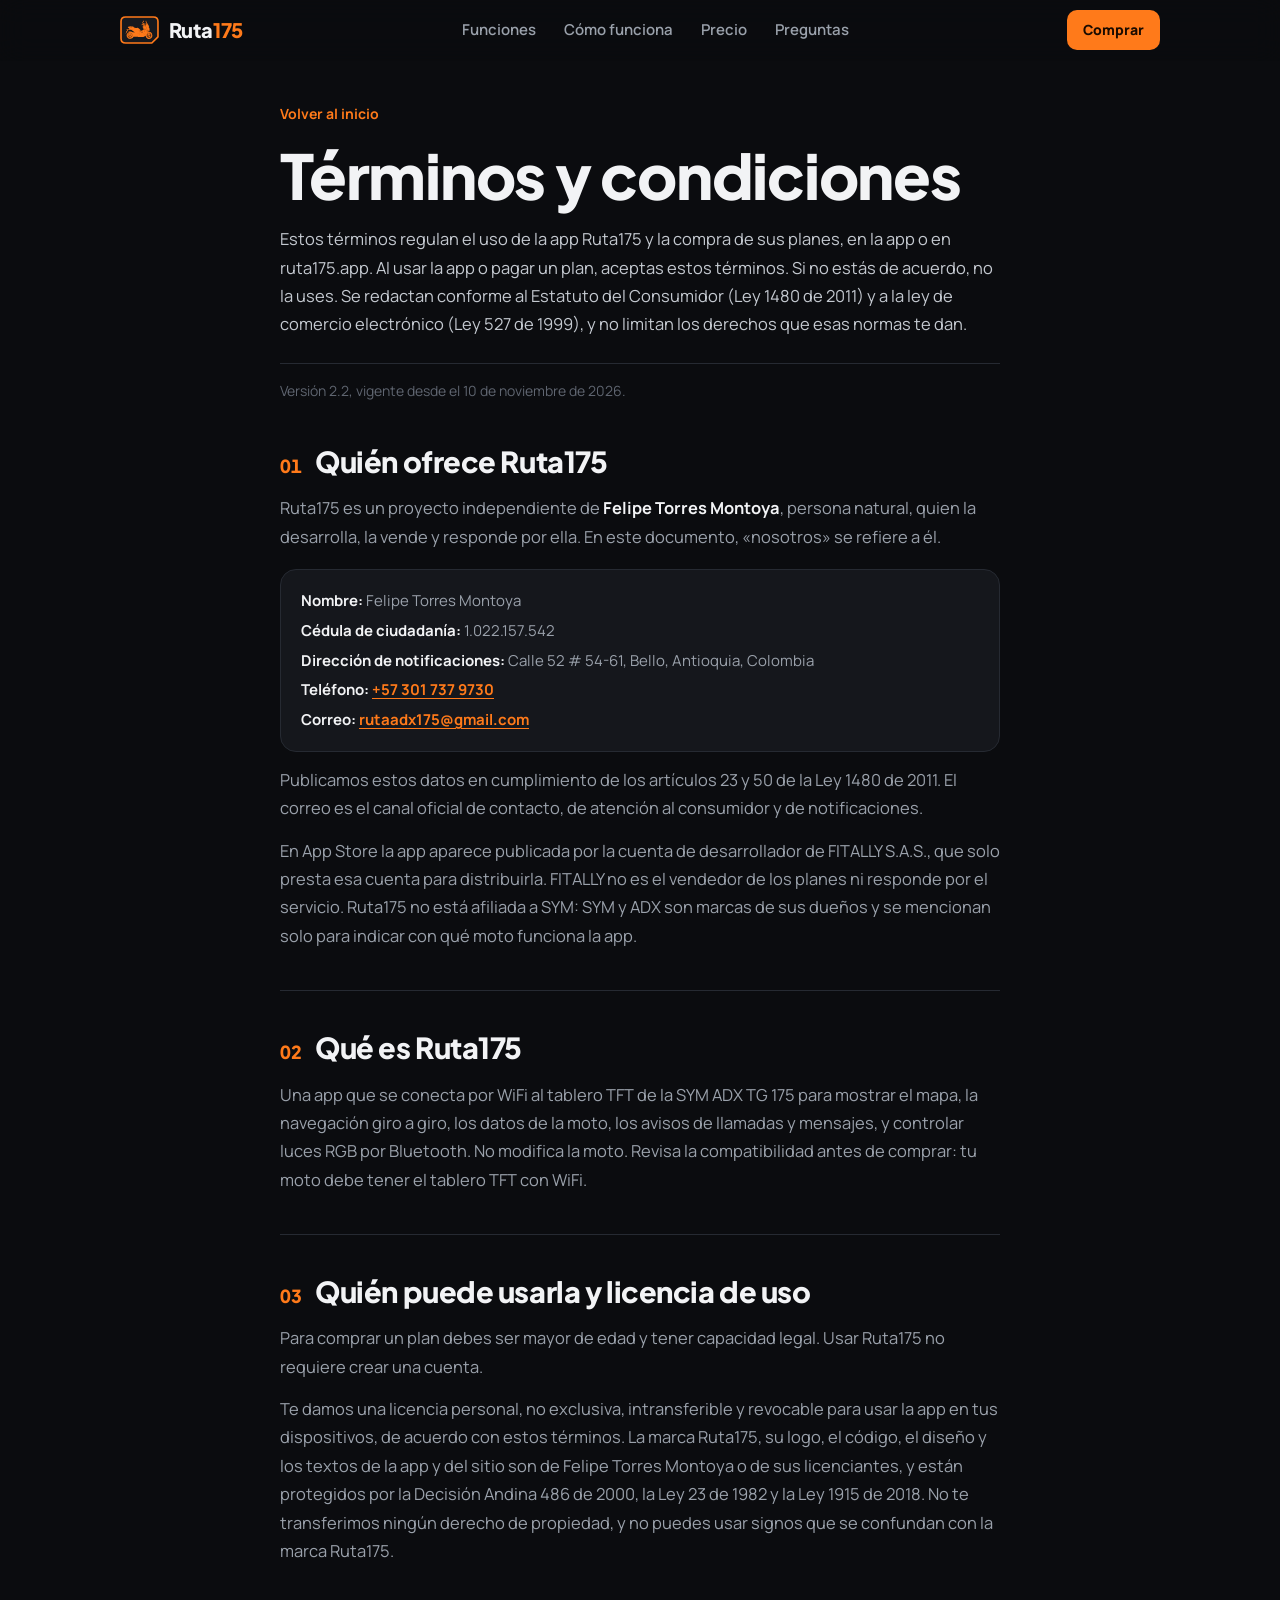
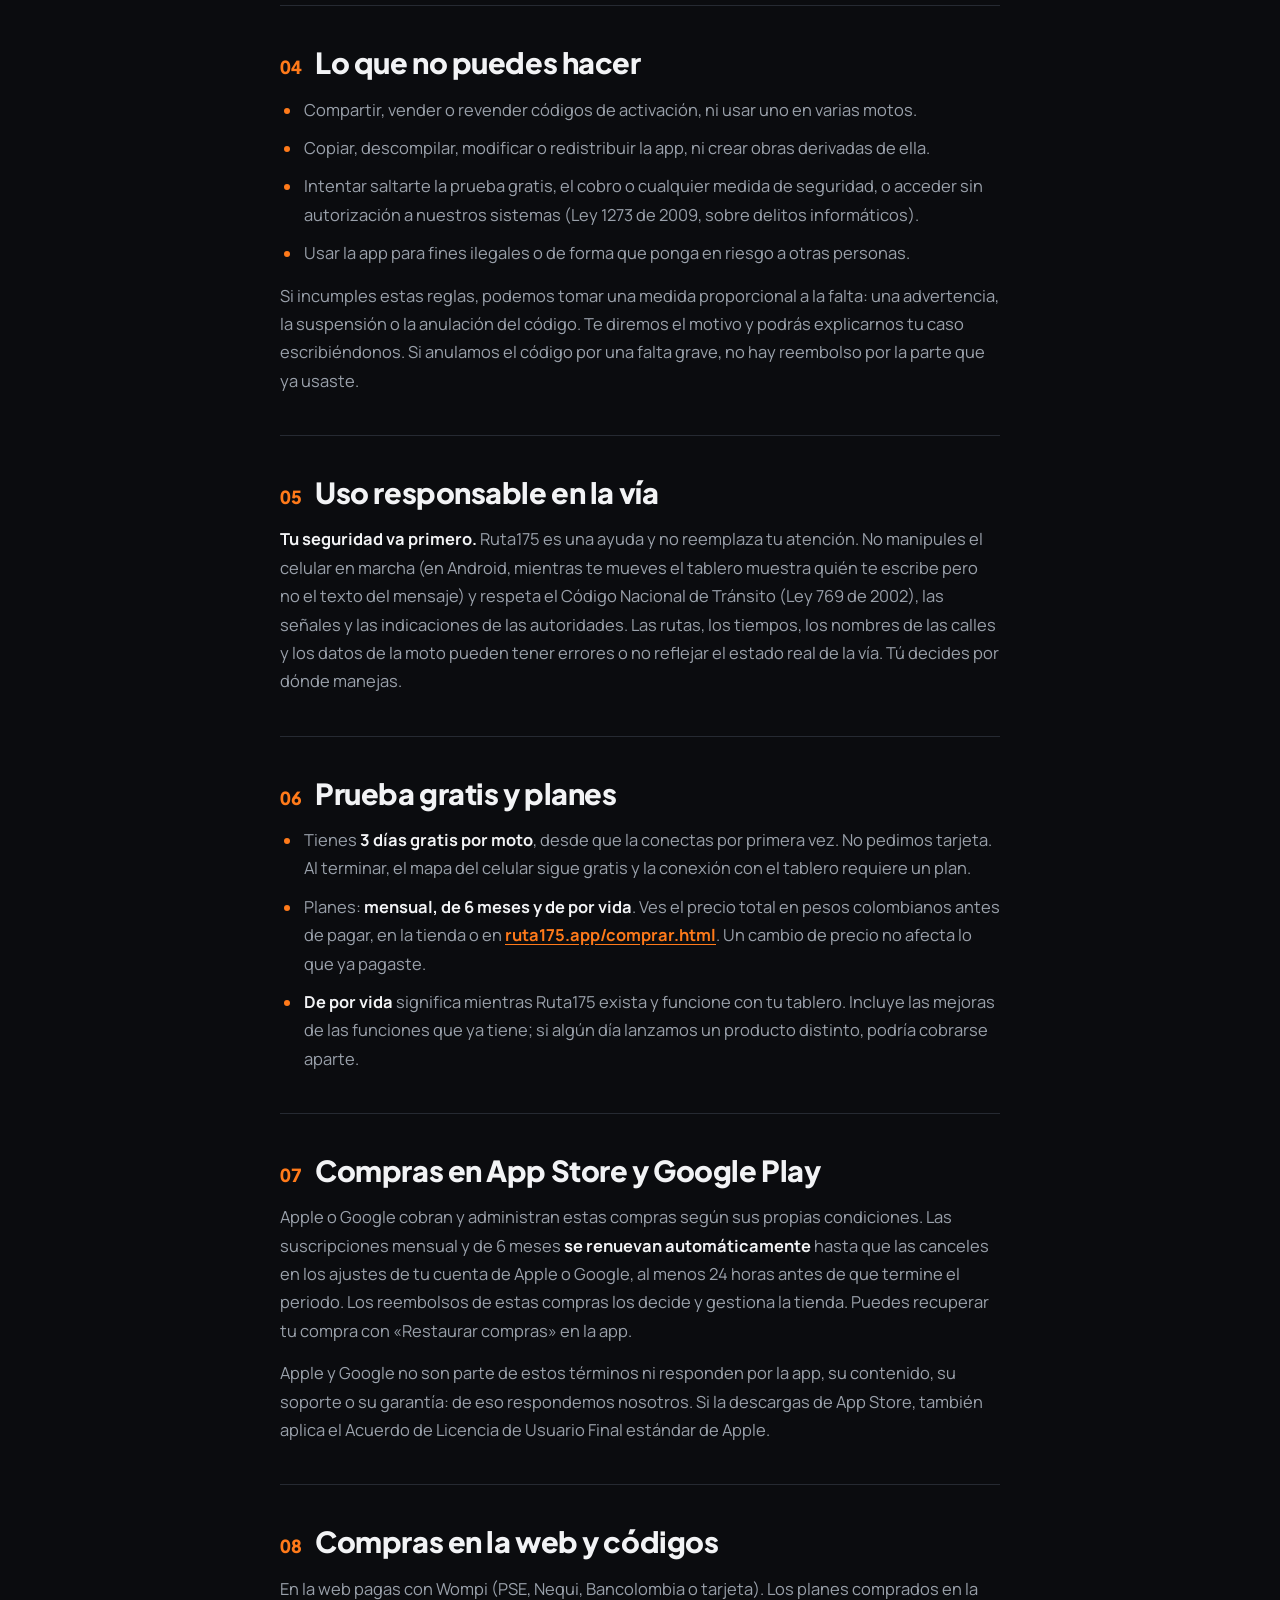
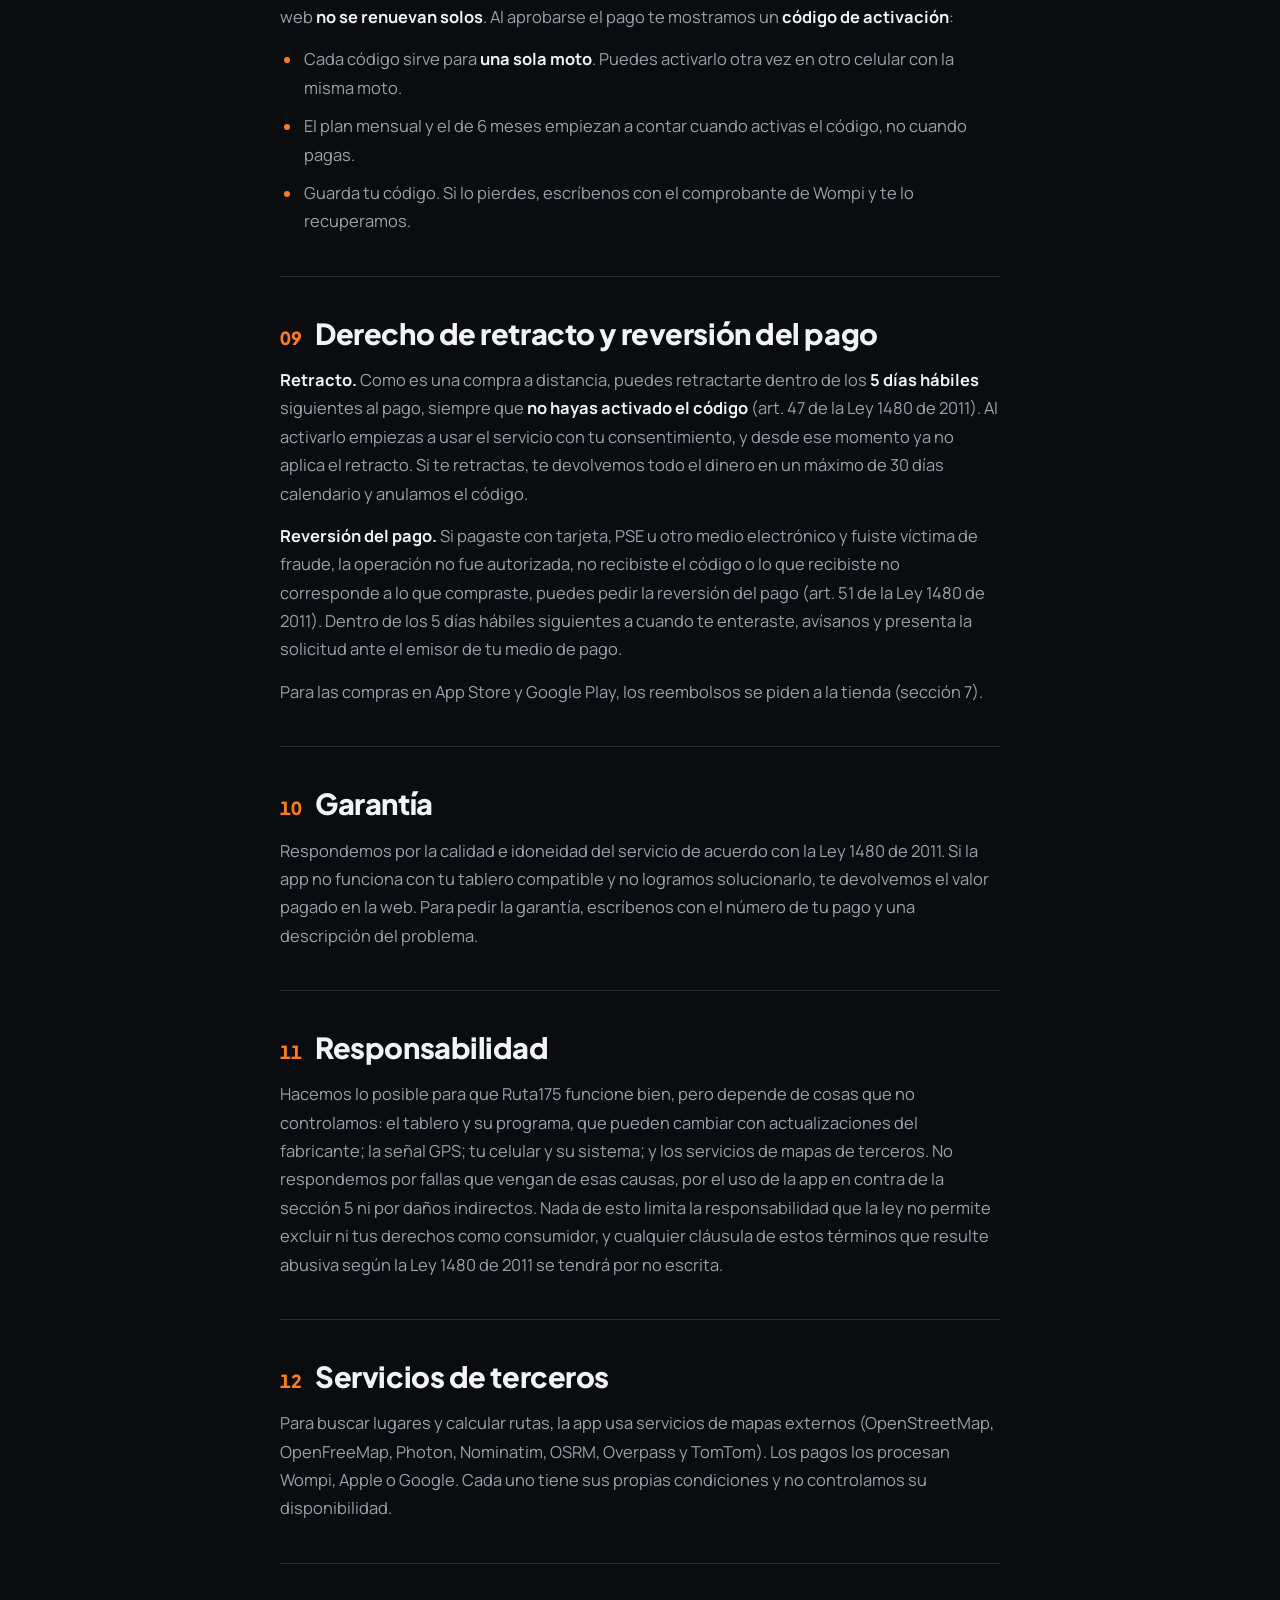
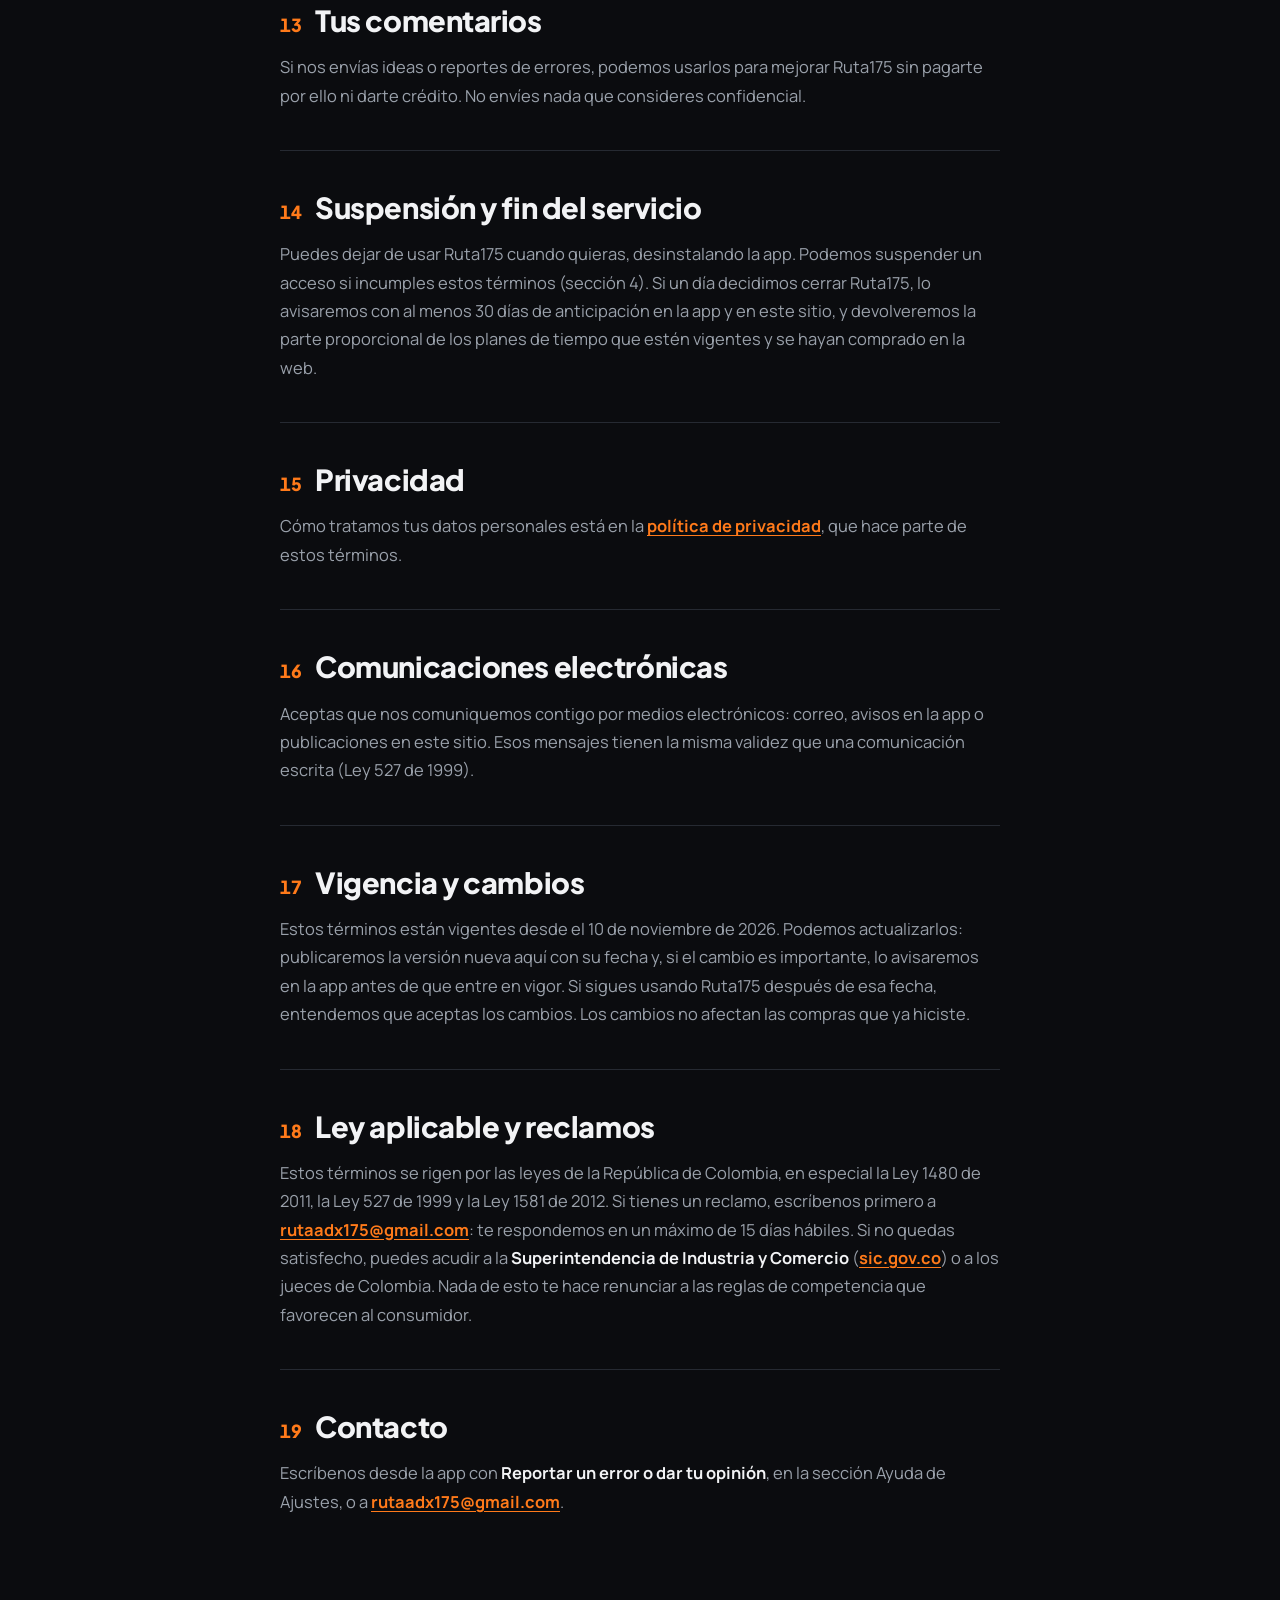
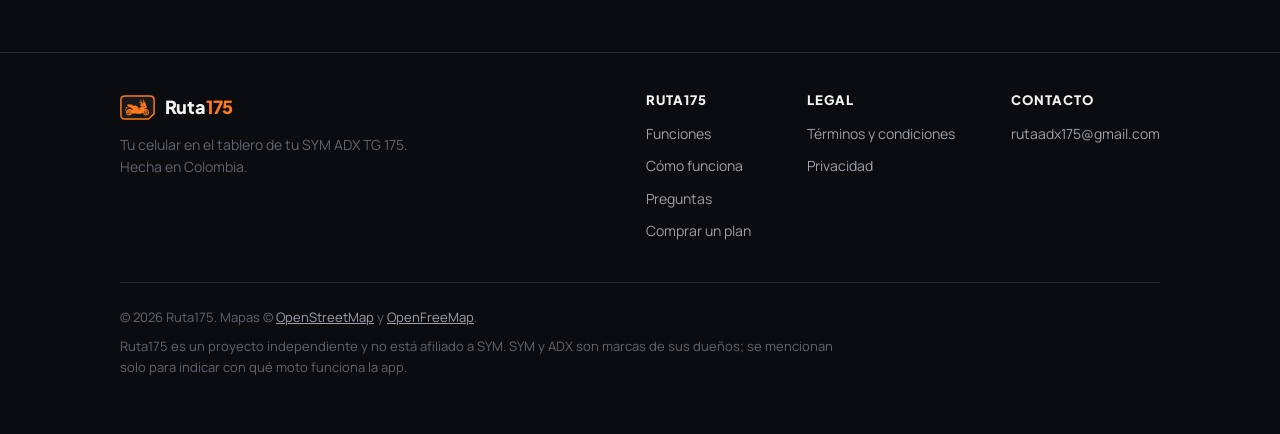
<file: terminos.html>
<!doctype html>
<html lang="es-CO">
<head>
  <meta charset="utf-8">
  <meta name="viewport" content="width=device-width, initial-scale=1">
  <meta name="theme-color" content="#0b0c0f">
  <meta name="color-scheme" content="dark">
  <link rel="icon" href="/img/icono.svg" type="image/svg+xml">
  <link rel="stylesheet" href="https://fonts.googleapis.com/css2?family=Plus+Jakarta+Sans:wght@600..800&family=Manrope:wght@400;600;700;800&display=swap">
  <link rel="stylesheet" href="/styles.css">
  <title>Términos y condiciones de Ruta175</title>
  <meta name="description" content="Las condiciones para usar Ruta175: quién la ofrece, prueba gratis, planes, códigos, retracto y uso responsable en la moto.">
  <link rel="canonical" href="https://ruta175.app/terminos.html">
</head>
<body>

<header class="top">
  <div class="wrap">
    <a class="brand" href="/" aria-label="Ruta175, inicio">
      <img src="/img/marca.svg" alt="" width="39" height="28">
      <span>Ruta<b>175</b></span>
    </a>
    <nav class="nav" aria-label="Secciones">
      <a href="/#funciones">Funciones</a>
      <a href="/#como">Cómo funciona</a>
      <a href="/#precio">Precio</a>
      <a href="/#preguntas">Preguntas</a>
    </nav>
    <a class="buy-btn sm" href="/comprar.html" style="margin-left:auto">Comprar</a>
  </div>
</header>

<main class="wrap legal">
    <article>
      <a class="legal-back" href="/">Volver al inicio</a>
      <h1>Términos y condiciones</h1>
      <p class="legal-lead">Estos términos regulan el uso de la app Ruta175 y la compra de sus planes, en la app o en ruta175.app. Al usar la app o pagar un plan, aceptas estos términos. Si no estás de acuerdo, no la uses. Se redactan conforme al Estatuto del Consumidor (Ley 1480 de 2011) y a la ley de comercio electrónico (Ley 527 de 1999), y no limitan los derechos que esas normas te dan.</p>
      <p class="legal-meta">Versión 2.2, vigente desde el 10 de noviembre de 2026.</p>

      <section>
        <h2 id="quien-ofrece-ruta175"><span class="n">01</span>Quién ofrece Ruta175</h2>
        <p>Ruta175 es un proyecto independiente de <b>Felipe Torres Montoya</b>, persona natural, quien la desarrolla, la vende y responde por ella. En este documento, «nosotros» se refiere a él.</p>
        <div class="ficha">
          <p><b>Nombre:</b> Felipe Torres Montoya</p>
          <p><b>Cédula de ciudadanía:</b> 1.022.157.542</p>
          <p><b>Dirección de notificaciones:</b> Calle 52 # 54-61, Bello, Antioquia, Colombia</p>
          <p><b>Teléfono:</b> <a href="tel:+573017379730">+57 301 737 9730</a></p>
          <p><b>Correo:</b> <a href="mailto:rutaadx175@gmail.com">rutaadx175@gmail.com</a></p>
        </div>
        <p>Publicamos estos datos en cumplimiento de los artículos 23 y 50 de la Ley 1480 de 2011. El correo es el canal oficial de contacto, de atención al consumidor y de notificaciones.</p>
        <p>En App Store la app aparece publicada por la cuenta de desarrollador de FITALLY S.A.S., que solo presta esa cuenta para distribuirla. FITALLY no es el vendedor de los planes ni responde por el servicio. Ruta175 no está afiliada a SYM: SYM y ADX son marcas de sus dueños y se mencionan solo para indicar con qué moto funciona la app.</p>
      </section>
      <section>
        <h2 id="que-es-ruta175"><span class="n">02</span>Qué es Ruta175</h2>
        <p>Una app que se conecta por WiFi al tablero TFT de la SYM ADX TG 175 para mostrar el mapa, la navegación giro a giro, los datos de la moto, los avisos de llamadas y mensajes, y controlar luces RGB por Bluetooth. No modifica la moto. Revisa la compatibilidad antes de comprar: tu moto debe tener el tablero TFT con WiFi.</p>
      </section>
      <section>
        <h2 id="quien-puede-usarla-y-licencia-de-uso"><span class="n">03</span>Quién puede usarla y licencia de uso</h2>
        <p>Para comprar un plan debes ser mayor de edad y tener capacidad legal. Usar Ruta175 no requiere crear una cuenta.</p>
        <p>Te damos una licencia personal, no exclusiva, intransferible y revocable para usar la app en tus dispositivos, de acuerdo con estos términos. La marca Ruta175, su logo, el código, el diseño y los textos de la app y del sitio son de Felipe Torres Montoya o de sus licenciantes, y están protegidos por la Decisión Andina 486 de 2000, la Ley 23 de 1982 y la Ley 1915 de 2018. No te transferimos ningún derecho de propiedad, y no puedes usar signos que se confundan con la marca Ruta175.</p>
      </section>
      <section>
        <h2 id="lo-que-no-puedes-hacer"><span class="n">04</span>Lo que no puedes hacer</h2>
        <ul>
          <li>Compartir, vender o revender códigos de activación, ni usar uno en varias motos.</li>
          <li>Copiar, descompilar, modificar o redistribuir la app, ni crear obras derivadas de ella.</li>
          <li>Intentar saltarte la prueba gratis, el cobro o cualquier medida de seguridad, o acceder sin autorización a nuestros sistemas (Ley 1273 de 2009, sobre delitos informáticos).</li>
          <li>Usar la app para fines ilegales o de forma que ponga en riesgo a otras personas.</li>
        </ul>
        <p>Si incumples estas reglas, podemos tomar una medida proporcional a la falta: una advertencia, la suspensión o la anulación del código. Te diremos el motivo y podrás explicarnos tu caso escribiéndonos. Si anulamos el código por una falta grave, no hay reembolso por la parte que ya usaste.</p>
      </section>
      <section>
        <h2 id="uso-responsable-en-la-via"><span class="n">05</span>Uso responsable en la vía</h2>
        <p><b>Tu seguridad va primero.</b> Ruta175 es una ayuda y no reemplaza tu atención. No manipules el celular en marcha (en Android, mientras te mueves el tablero muestra quién te escribe pero no el texto del mensaje) y respeta el Código Nacional de Tránsito (Ley 769 de 2002), las señales y las indicaciones de las autoridades. Las rutas, los tiempos, los nombres de las calles y los datos de la moto pueden tener errores o no reflejar el estado real de la vía. Tú decides por dónde manejas.</p>
      </section>
      <section>
        <h2 id="prueba-gratis-y-planes"><span class="n">06</span>Prueba gratis y planes</h2>
        <ul>
          <li>Tienes <b>3 días gratis por moto</b>, desde que la conectas por primera vez. No pedimos tarjeta. Al terminar, el mapa del celular sigue gratis y la conexión con el tablero requiere un plan.</li>
          <li>Planes: <b>mensual, de 6 meses y de por vida</b>. Ves el precio total en pesos colombianos antes de pagar, en la tienda o en <a href="/comprar.html">ruta175.app/comprar.html</a>. Un cambio de precio no afecta lo que ya pagaste.</li>
          <li><b>De por vida</b> significa mientras Ruta175 exista y funcione con tu tablero. Incluye las mejoras de las funciones que ya tiene; si algún día lanzamos un producto distinto, podría cobrarse aparte.</li>
        </ul>
      </section>
      <section>
        <h2 id="compras-en-app-store-y-google-play"><span class="n">07</span>Compras en App Store y Google Play</h2>
        <p>Apple o Google cobran y administran estas compras según sus propias condiciones. Las suscripciones mensual y de 6 meses <b>se renuevan automáticamente</b> hasta que las canceles en los ajustes de tu cuenta de Apple o Google, al menos 24 horas antes de que termine el periodo. Los reembolsos de estas compras los decide y gestiona la tienda. Puedes recuperar tu compra con «Restaurar compras» en la app.</p>
        <p>Apple y Google no son parte de estos términos ni responden por la app, su contenido, su soporte o su garantía: de eso respondemos nosotros. Si la descargas de App Store, también aplica el Acuerdo de Licencia de Usuario Final estándar de Apple.</p>
      </section>
      <section>
        <h2 id="compras-en-la-web-y-codigos"><span class="n">08</span>Compras en la web y códigos</h2>
        <p>En la web pagas con Wompi (PSE, Nequi, Bancolombia o tarjeta). Los planes comprados en la web <b>no se renuevan solos</b>. Al aprobarse el pago te mostramos un <b>código de activación</b>:</p>
        <ul>
          <li>Cada código sirve para <b>una sola moto</b>. Puedes activarlo otra vez en otro celular con la misma moto.</li>
          <li>El plan mensual y el de 6 meses empiezan a contar cuando activas el código, no cuando pagas.</li>
          <li>Guarda tu código. Si lo pierdes, escríbenos con el comprobante de Wompi y te lo recuperamos.</li>
        </ul>
      </section>
      <section>
        <h2 id="derecho-de-retracto-y-reversion-del-pago"><span class="n">09</span>Derecho de retracto y reversión del pago</h2>
        <p><b>Retracto.</b> Como es una compra a distancia, puedes retractarte dentro de los <b>5 días hábiles</b> siguientes al pago, siempre que <b>no hayas activado el código</b> (art. 47 de la Ley 1480 de 2011). Al activarlo empiezas a usar el servicio con tu consentimiento, y desde ese momento ya no aplica el retracto. Si te retractas, te devolvemos todo el dinero en un máximo de 30 días calendario y anulamos el código.</p>
        <p><b>Reversión del pago.</b> Si pagaste con tarjeta, PSE u otro medio electrónico y fuiste víctima de fraude, la operación no fue autorizada, no recibiste el código o lo que recibiste no corresponde a lo que compraste, puedes pedir la reversión del pago (art. 51 de la Ley 1480 de 2011). Dentro de los 5 días hábiles siguientes a cuando te enteraste, avísanos y presenta la solicitud ante el emisor de tu medio de pago.</p>
        <p>Para las compras en App Store y Google Play, los reembolsos se piden a la tienda (sección 7).</p>
      </section>
      <section>
        <h2 id="garantia"><span class="n">10</span>Garantía</h2>
        <p>Respondemos por la calidad e idoneidad del servicio de acuerdo con la Ley 1480 de 2011. Si la app no funciona con tu tablero compatible y no logramos solucionarlo, te devolvemos el valor pagado en la web. Para pedir la garantía, escríbenos con el número de tu pago y una descripción del problema.</p>
      </section>
      <section>
        <h2 id="responsabilidad"><span class="n">11</span>Responsabilidad</h2>
        <p>Hacemos lo posible para que Ruta175 funcione bien, pero depende de cosas que no controlamos: el tablero y su programa, que pueden cambiar con actualizaciones del fabricante; la señal GPS; tu celular y su sistema; y los servicios de mapas de terceros. No respondemos por fallas que vengan de esas causas, por el uso de la app en contra de la sección 5 ni por daños indirectos. Nada de esto limita la responsabilidad que la ley no permite excluir ni tus derechos como consumidor, y cualquier cláusula de estos términos que resulte abusiva según la Ley 1480 de 2011 se tendrá por no escrita.</p>
      </section>
      <section>
        <h2 id="servicios-de-terceros"><span class="n">12</span>Servicios de terceros</h2>
        <p>Para buscar lugares y calcular rutas, la app usa servicios de mapas externos (OpenStreetMap, OpenFreeMap, Photon, Nominatim, OSRM, Overpass y TomTom). Los pagos los procesan Wompi, Apple o Google. Cada uno tiene sus propias condiciones y no controlamos su disponibilidad.</p>
      </section>
      <section>
        <h2 id="tus-comentarios"><span class="n">13</span>Tus comentarios</h2>
        <p>Si nos envías ideas o reportes de errores, podemos usarlos para mejorar Ruta175 sin pagarte por ello ni darte crédito. No envíes nada que consideres confidencial.</p>
      </section>
      <section>
        <h2 id="suspension-y-fin-del-servicio"><span class="n">14</span>Suspensión y fin del servicio</h2>
        <p>Puedes dejar de usar Ruta175 cuando quieras, desinstalando la app. Podemos suspender un acceso si incumples estos términos (sección 4). Si un día decidimos cerrar Ruta175, lo avisaremos con al menos 30 días de anticipación en la app y en este sitio, y devolveremos la parte proporcional de los planes de tiempo que estén vigentes y se hayan comprado en la web.</p>
      </section>
      <section>
        <h2 id="privacidad"><span class="n">15</span>Privacidad</h2>
        <p>Cómo tratamos tus datos personales está en la <a href="/privacidad.html">política de privacidad</a>, que hace parte de estos términos.</p>
      </section>
      <section>
        <h2 id="comunicaciones-electronicas"><span class="n">16</span>Comunicaciones electrónicas</h2>
        <p>Aceptas que nos comuniquemos contigo por medios electrónicos: correo, avisos en la app o publicaciones en este sitio. Esos mensajes tienen la misma validez que una comunicación escrita (Ley 527 de 1999).</p>
      </section>
      <section>
        <h2 id="vigencia-y-cambios"><span class="n">17</span>Vigencia y cambios</h2>
        <p>Estos términos están vigentes desde el 10 de noviembre de 2026. Podemos actualizarlos: publicaremos la versión nueva aquí con su fecha y, si el cambio es importante, lo avisaremos en la app antes de que entre en vigor. Si sigues usando Ruta175 después de esa fecha, entendemos que aceptas los cambios. Los cambios no afectan las compras que ya hiciste.</p>
      </section>
      <section>
        <h2 id="ley-aplicable-y-reclamos"><span class="n">18</span>Ley aplicable y reclamos</h2>
        <p>Estos términos se rigen por las leyes de la República de Colombia, en especial la Ley 1480 de 2011, la Ley 527 de 1999 y la Ley 1581 de 2012. Si tienes un reclamo, escríbenos primero a <a href="mailto:rutaadx175@gmail.com">rutaadx175@gmail.com</a>: te respondemos en un máximo de 15 días hábiles. Si no quedas satisfecho, puedes acudir a la <b>Superintendencia de Industria y Comercio</b> (<a href="https://www.sic.gov.co" target="_blank" rel="noopener">sic.gov.co</a>) o a los jueces de Colombia. Nada de esto te hace renunciar a las reglas de competencia que favorecen al consumidor.</p>
      </section>
      <section>
        <h2 id="contacto"><span class="n">19</span>Contacto</h2>
        <p>Escríbenos desde la app con <b>Reportar un error o dar tu opinión</b>, en la sección Ayuda de Ajustes, o a <a href="mailto:rutaadx175@gmail.com">rutaadx175@gmail.com</a>.</p>
      </section>
    </article>
</main>

<footer>
  <div class="wrap">
    <div class="foot-top">
      <div class="foot-brand">
        <a class="brand" href="/" aria-label="Ruta175, inicio">
          <img src="/img/marca.svg" alt="" width="35" height="25">
          <span>Ruta<b>175</b></span>
        </a>
        <p>Tu celular en el tablero de tu SYM ADX TG 175. Hecha en Colombia.</p>
      </div>
      <nav class="foot-cols" aria-label="Pie de página">
        <div>
          <h3>Ruta175</h3>
          <a href="/#funciones">Funciones</a>
          <a href="/#como">Cómo funciona</a>
          <a href="/#preguntas">Preguntas</a>
          <a href="/comprar.html">Comprar un plan</a>
        </div>
        <div>
          <h3>Legal</h3>
          <a href="/terminos.html">Términos y condiciones</a>
          <a href="/privacidad.html">Privacidad</a>
        </div>
        <div>
          <h3>Contacto</h3>
          <a href="mailto:rutaadx175@gmail.com">rutaadx175@gmail.com</a>
        </div>
      </nav>
    </div>
    <div class="foot-bottom">
      <p>© <span id="year">2026</span> Ruta175. Mapas © <a href="https://www.openstreetmap.org/copyright" target="_blank" rel="noopener">OpenStreetMap</a> y <a href="https://openfreemap.org" target="_blank" rel="noopener">OpenFreeMap</a>.</p>
      <p>Ruta175 es un proyecto independiente y no está afiliado a SYM. SYM y ADX son marcas de sus dueños; se mencionan solo para indicar con qué moto funciona la app.</p>
    </div>
  </div>
</footer>


<script>
  // Encabezado con borde al bajar
  const header = document.querySelector('.top');
  const onScroll = () => header.classList.toggle('scrolled', window.scrollY > 8);
  window.addEventListener('scroll', onScroll, { passive: true });
  onScroll();
</script>
</body>
</html>
</file>
<file: styles.css>
/* Ruta175, landing
   Layout: una columna con bloques alternos (texto / captura de la app), hero con el tablero animado.
   Un solo mundo oscuro como la app: fondo casi negro, naranja de marca, tipografía ancha para titulares. */
:root {
  --bg: #0b0c0f;
  --bg-2: #101217;
  --surface: #15171c;
  --surface-2: #1d2027;
  --line: #262a32;
  --fg: #f2f3f5;
  --muted: #9aa1ab;
  --faint: #5f6570;
  --accent: #ff7a1a;
  --accent-deep: #7a3300;
  --accent-soft: rgba(255, 122, 26, 0.14);
  --ok: #3ddc84;
  --display: "Plus Jakarta Sans", system-ui, -apple-system, "Segoe UI", sans-serif;
  --body: "Manrope", system-ui, -apple-system, "Segoe UI", sans-serif;
  --radius: 22px;
  --max: 1080px;
  color-scheme: dark;
}

* { box-sizing: border-box; }
html { scroll-behavior: smooth; }
@media (prefers-reduced-motion: reduce) { html { scroll-behavior: auto; } }

body {
  margin: 0;
  background: var(--bg);
  color: var(--fg);
  font-family: var(--body);
  font-size: 16px;
  line-height: 1.6;
  -webkit-font-smoothing: antialiased;
}
img { max-width: 100%; display: block; }
a { color: inherit; }
:focus-visible { outline: 3px solid var(--accent); outline-offset: 3px; border-radius: 6px; }

.wrap {
  max-width: var(--max);
  margin: 0 auto;
  padding-left: max(20px, env(safe-area-inset-left, 0px));
  padding-right: max(20px, env(safe-area-inset-right, 0px));
}

/* ---------- Tipografía ---------- */
h1, h2, h3 { font-family: var(--display); margin: 0; text-wrap: balance; }
h1 { font-weight: 900; font-size: clamp(38px, 6vw, 70px); line-height: 0.98; letter-spacing: -0.02em; }
h2 { font-weight: 800; font-size: clamp(28px, 3.8vw, 44px); line-height: 1.02; letter-spacing: -0.015em; }
h3 { font-weight: 800; font-size: 18px; line-height: 1.2; }
p { margin: 0; }
.eyebrow {
  font-family: var(--display);
  font-weight: 800;
  font-size: 13px;
  letter-spacing: 0.16em;
  text-transform: uppercase;
  color: var(--accent);
}
.lede { color: var(--muted); font-size: clamp(16px, 1.4vw, 18px); max-width: 52ch; }
.accent { color: var(--accent); }

/* ---------- Encabezado ---------- */
.top {
  position: sticky;
  top: env(safe-area-inset-top, 0px);
  z-index: 20;
  background: rgba(11, 12, 15, 0.72);
  backdrop-filter: blur(14px) saturate(140%);
  -webkit-backdrop-filter: blur(14px) saturate(140%);
  border-bottom: 1px solid transparent;
  transition: border-color 0.2s;
}
.top.scrolled { border-bottom-color: var(--line); }
body::before { content: ""; position: fixed; inset: 0 0 auto; height: env(safe-area-inset-top, 0px); z-index: 30; background: var(--bg); }
.top .wrap { display: flex; align-items: center; gap: 24px; height: 60px; }
.brand { display: flex; align-items: center; gap: 10px; text-decoration: none; }
/* La marca es el tablero del ícono recortado (sin el fondo cuadrado), 1,4 veces el alto de la letra. */
.brand img { width: auto; height: 28px; }
footer .brand img { height: 25px; }
.brand span { font-family: var(--display); font-weight: 900; font-size: 20px; letter-spacing: -0.01em; }
.brand b { color: var(--accent); font-weight: 900; }
.nav { display: flex; gap: 28px; margin-left: auto; }
.nav a { text-decoration: none; color: var(--muted); font-weight: 600; font-size: 15px; }
.nav a:hover { color: var(--fg); }
.top .pill { margin-left: 8px; }
@media (max-width: 760px) { .nav { display: none; } .top .pill { margin-left: auto; } }

.pill {
  display: inline-flex; align-items: center; gap: 8px;
  padding: 9px 16px; border-radius: 999px;
  background: var(--accent-soft); color: var(--accent);
  font-weight: 800; font-size: 14px; text-decoration: none; white-space: nowrap;
}

/* ---------- Hero ---------- */
.hero { position: relative; overflow: hidden; padding-block: 44px 60px; }
.hero::before {
  content: ""; position: absolute; inset: -20% -10% auto auto; width: 70%; height: 120%;
  background: radial-gradient(closest-side, rgba(255, 122, 26, 0.16), rgba(255, 122, 26, 0));
  pointer-events: none;
}
.hero .wrap { display: grid; grid-template-columns: 1.05fr 1fr; gap: 48px; align-items: center; position: relative; }
.hero-copy { display: grid; gap: 18px; min-width: 0; }
.hero-art { display: grid; gap: 4px; justify-items: center; min-width: 0; }
@media (max-width: 900px) {
  .hero { padding-block: 32px 56px; }
  .hero .wrap { grid-template-columns: 1fr; gap: 36px; }
}

/* Insignias oficiales de las tiendas (sin modificar). Apple: SVG sin margen. Google: PNG de 646 × 250
   con margen transparente; el cuerpo mide 168 px de alto, así que se agranda y el margen sobresale (sin recortar: el borde de la insignia queda intacto)
   para que las dos queden del mismo alto (48 px; Apple pide mínimo 40 en pantalla). */
.stores { display: flex; flex-wrap: wrap; align-items: center; gap: 12px 14px; }
.store-badge { display: block; height: 48px; flex: none; }
.store-badge img { height: 48px; width: auto; }
.store-badge.google { width: 161px; }
.store-badge.google img { height: 71.43px; margin: -11.71px; max-width: none; }
.trial { display: flex; align-items: center; gap: 10px; color: var(--muted); font-weight: 600; font-size: 15px; }
.trial svg { color: var(--ok); width: 20px; height: 20px; flex: none; }

/* El tablero animado */
.dash { width: 100%; max-width: 500px; height: auto; filter: drop-shadow(0 30px 60px rgba(0, 0, 0, 0.55)); }
.bike {
  width: 74%; max-width: 360px; margin-top: -6px;
  filter: drop-shadow(0 18px 30px rgba(255, 122, 26, 0.18));
}
.floor {
  width: 70%; max-width: 380px; height: 26px; margin-top: -18px; border-radius: 50%;
  background: radial-gradient(closest-side, rgba(255, 122, 26, 0.45), rgba(255, 122, 26, 0));
}

/* ---------- Franja de datos ---------- */
.facts { border-block: 1px solid var(--line); background: var(--bg-2); }
.facts ul {
  list-style: none; margin: 0 auto; padding-block: 22px;
  display: grid; grid-template-columns: repeat(4, 1fr); gap: 20px;
}
.facts li { display: grid; gap: 2px; }
.facts strong { font-family: var(--display); font-weight: 900; font-size: 22px; line-height: 1.1; }
.facts span { color: var(--muted); font-size: 14px; }
@media (max-width: 760px) { .facts ul { grid-template-columns: repeat(2, 1fr); } }

/* ---------- Bloques de funciones ---------- */
section { scroll-margin-top: 80px; }
.block { padding-block: 80px; }
.block + .block { padding-top: 24px; }
.feature { display: grid; grid-template-columns: 1fr 1fr; gap: 56px; align-items: center; }
.feature.flip .feature-copy { order: 2; }
.feature-copy { display: grid; gap: 20px; min-width: 0; }
.checks { list-style: none; margin: 4px 0 0; padding: 0; display: grid; gap: 12px; }
.checks li { display: grid; grid-template-columns: 24px 1fr; gap: 12px; align-items: start; }
.checks li::before {
  content: ""; width: 22px; height: 22px; margin-top: 3px; border-radius: 50%;
  background: var(--accent-soft) url("data:image/svg+xml,%3Csvg xmlns='http://www.w3.org/2000/svg' viewBox='0 0 24 24'%3E%3Cpath d='M6 12.5l4 4 8-9' fill='none' stroke='%23ff7a1a' stroke-width='2.6' stroke-linecap='round' stroke-linejoin='round'/%3E%3C/svg%3E") center / 14px no-repeat;
}
.checks b { color: var(--fg); }
.checks span { color: var(--muted); }
@media (max-width: 900px) {
  .block { padding-block: 64px; }
  .feature { grid-template-columns: 1fr; gap: 40px; }
  .feature.flip .feature-copy { order: 0; }
}

/* Teléfono con la captura real */
.phone-stage { position: relative; display: grid; place-items: center; min-width: 0; }
.phone-stage::before {
  content: ""; position: absolute; width: 80%; aspect-ratio: 1; border-radius: 50%;
  background: radial-gradient(closest-side, rgba(255, 122, 26, 0.18), rgba(255, 122, 26, 0));
}
.phone {
  position: relative; width: min(280px, 72vw); aspect-ratio: 1206 / 2622;
  border-radius: 42px; padding: 9px; background: #050506;
  border: 1px solid #2c3038;
  box-shadow: 0 40px 80px rgba(0, 0, 0, 0.55), inset 0 0 0 2px #15171b;
}
.phone img { width: 100%; height: 100%; object-fit: cover; border-radius: 34px; }
.callout {
  position: absolute; right: -6%; bottom: 18%;
  max-width: 220px; padding: 12px 14px; border-radius: 16px;
  background: rgba(21, 23, 28, 0.92); border: 1px solid var(--line);
  backdrop-filter: blur(10px); -webkit-backdrop-filter: blur(10px);
  font-size: 14px; color: var(--muted); box-shadow: 0 16px 40px rgba(0, 0, 0, 0.45);
}
.callout b { display: block; color: var(--fg); font-family: var(--display); font-size: 16px; }
.feature.flip .callout { right: auto; left: -6%; }
@media (max-width: 520px) { .callout { position: static; margin-top: 16px; max-width: none; } .phone-stage { display: grid; } }

/* ---------- Rejilla de extras ---------- */
.extras { display: grid; grid-template-columns: repeat(3, 1fr); gap: 16px; margin-top: 40px; }
.extra { padding: 22px; border-radius: var(--radius); background: var(--surface); border: 1px solid var(--line); display: grid; gap: 10px; align-content: start; min-width: 0; }
.extra .ic { width: 44px; height: 44px; border-radius: 12px; background: var(--accent-soft); display: grid; place-items: center; color: var(--accent); }
.extra .ic svg { width: 24px; height: 24px; }
.extra p { color: var(--muted); font-size: 15px; }
@media (max-width: 900px) { .extras { grid-template-columns: repeat(2, 1fr); } }
@media (max-width: 560px) { .extras { grid-template-columns: 1fr; } }

/* ---------- Cómo funciona ---------- */
.steps { list-style: none; margin: 48px 0 0; padding: 0; display: grid; grid-template-columns: repeat(3, 1fr); gap: 16px; counter-reset: paso; }
.steps li { position: relative; padding: 24px; border-radius: var(--radius); background: var(--surface); border: 1px solid var(--line); display: grid; gap: 8px; min-width: 0; }
.steps li::before {
  counter-increment: paso; content: counter(paso);
  font-family: var(--display); font-weight: 900; font-size: 46px; line-height: 1; color: var(--accent);
}
.steps p { color: var(--muted); font-size: 15px; }
.note { margin-top: 20px; color: var(--muted); display: flex; gap: 10px; align-items: center; }
.note svg { width: 20px; height: 20px; color: var(--ok); flex: none; }
@media (max-width: 900px) { .steps { grid-template-columns: 1fr; } }

/* ---------- Precio ---------- */
.price {
  position: relative; overflow: hidden;
  border-radius: 32px; padding: clamp(32px, 6vw, 64px);
  background: linear-gradient(135deg, #1b1410 0%, #15171c 55%);
  border: 1px solid #3a2a1e;
  display: grid; grid-template-columns: 1.2fr 1fr; gap: 40px; align-items: center;
}
.price::after {
  content: ""; position: absolute; right: -10%; top: -40%; width: 60%; aspect-ratio: 1; border-radius: 50%;
  background: radial-gradient(closest-side, rgba(255, 122, 26, 0.22), rgba(255, 122, 26, 0)); pointer-events: none;
}
.price-big { font-family: var(--display); font-weight: 900; font-size: clamp(48px, 7.5vw, 92px); line-height: 0.9; letter-spacing: -0.03em; }
.price-big small { display: block; font-size: 0.32em; letter-spacing: 0; font-weight: 800; color: var(--accent); margin-top: 10px; }
.price .stores { position: relative; z-index: 1; justify-content: center; }
@media (max-width: 900px) { .price { grid-template-columns: 1fr; } .price .stores { justify-content: flex-start; } }

/* ---------- Preguntas ---------- */
.faq { margin: 40px auto 0; display: grid; gap: 10px; max-width: 820px; }
.faq-head { text-align: center; display: grid; justify-items: center; gap: 8px; }
.faq details { border-radius: 18px; background: var(--surface); border: 1px solid var(--line); }
.faq summary {
  cursor: pointer; list-style: none; padding: 18px 52px 18px 20px; position: relative;
  font-weight: 700; font-size: 16px;
}
.faq summary::-webkit-details-marker { display: none; }
.faq summary::after {
  content: ""; position: absolute; right: 22px; top: 50%; width: 12px; height: 12px; margin-top: -8px;
  border-right: 2.5px solid var(--accent); border-bottom: 2.5px solid var(--accent); transform: rotate(45deg); transition: transform 0.2s;
}
.faq details[open] summary::after { transform: rotate(-135deg); margin-top: -2px; }
.faq details p { padding: 0 22px 20px; color: var(--muted); }

/* ---------- Pie ---------- */
footer { border-top: 1px solid var(--line); padding-block: 40px 56px; margin-top: 96px; color: var(--faint); font-size: 14px; }
footer .brand span { font-size: 18px; color: var(--fg); }
footer a { color: var(--muted); }
footer .foot-top { display: flex; justify-content: space-between; gap: 40px; flex-wrap: wrap; }
footer .foot-brand { display: grid; gap: 12px; align-content: start; max-width: 300px; }
footer .foot-cols { display: flex; gap: 56px; flex-wrap: wrap; }
footer .foot-cols div { display: grid; gap: 10px; align-content: start; }
footer .foot-cols h3 { font-size: 13px; font-weight: 800; letter-spacing: 0.08em; text-transform: uppercase; color: var(--fg); margin-bottom: 4px; }
footer .foot-cols a { text-decoration: none; }
footer .foot-cols a:hover { color: var(--fg); }
footer .foot-bottom { margin-top: 40px; padding-top: 24px; border-top: 1px solid var(--line); display: grid; gap: 8px; font-size: 13px; }
footer .foot-bottom p { max-width: 90ch; }
@media (max-width: 640px) { footer .foot-cols { gap: 28px 40px; } }

/* Botón de compra (encabezado, hero y precio) */
.buy-btn {
  display: inline-flex; align-items: center; justify-content: center; gap: 8px;
  background: var(--accent); color: #1a0b00; font-weight: 800; text-decoration: none;
  padding: 15px 26px; border-radius: 14px; font-size: 17px;
  box-shadow: 0 8px 30px rgba(255, 122, 26, 0.35);
  transition: transform .15s ease, box-shadow .15s ease;
}
.buy-btn:hover { transform: translateY(-2px); box-shadow: 0 12px 36px rgba(255, 122, 26, 0.5); }
.buy-btn.sm { padding: 9px 16px; font-size: 14px; border-radius: 10px; box-shadow: none; }
.buy-row { display: flex; flex-direction: column; align-items: flex-start; gap: 10px; margin-bottom: 4px; }
.buy-row small { color: var(--muted); font-weight: 600; }

/* ---------- Páginas legales (términos y privacidad) ----------
   Título grande con introducción destacada, una franja con fecha y responsable, secciones numeradas
   separadas por líneas y ficha de identificación en una tarjeta. */
.legal { padding-block: 40px 0; }
.legal article { max-width: 720px; margin-inline: auto; }
.legal-back { display: inline-block; font-size: 14px; font-weight: 700; color: var(--accent); text-decoration: none; }
.legal-back:hover { text-decoration: underline; text-underline-offset: 3px; }
.legal h1 { font-size: clamp(38px, 5.6vw, 62px); margin: 18px 0 20px; }
.legal .legal-lead { color: #c4c9d0; }
.legal .legal-meta { margin-top: 24px; padding-top: 16px; border-top: 1px solid var(--line); font-size: 14px; line-height: 1.5; color: var(--faint); }
.legal section { padding-block: 40px; border-top: 1px solid var(--line); }
.legal section:first-of-type { border-top: 0; padding-top: 44px; }
.legal h2 {
  display: flex; align-items: baseline; gap: 14px; scroll-margin-top: 84px;
  font-size: clamp(23px, 2.5vw, 29px); line-height: 1.15; margin-bottom: 16px;
}
.legal h2 .n { flex: none; color: var(--accent); font-size: 0.62em; font-weight: 800; font-variant-numeric: tabular-nums; }
.legal p, .legal li { color: var(--muted); font-size: 16.5px; line-height: 1.72; }
.legal p + p, .legal p + ul, .legal p + ol, .legal ul + p, .legal ol + p, .legal dl + p, .legal p + dl { margin-top: 14px; }
.legal b { color: var(--fg); }
.legal a { color: var(--accent); font-weight: 700; text-underline-offset: 3px; }
.legal ul, .legal ol { list-style: none; margin: 0; padding: 0; display: grid; gap: 10px; }
.legal ul > li { position: relative; padding-left: 24px; }
.legal ul > li::before {
  content: ""; position: absolute; left: 4px; top: 0.72em; width: 6px; height: 6px; border-radius: 50%; background: var(--accent);
}
.legal ol { counter-reset: punto; }
.legal ol > li { position: relative; padding-left: 32px; counter-increment: punto; }
.legal ol > li::before {
  content: counter(punto); position: absolute; left: 0; top: 0.2em;
  width: 22px; height: 22px; border-radius: 7px; display: grid; place-items: center;
  font: 800 12px/1 var(--display); color: var(--accent); background: var(--accent-soft);
}
.legal li ul { margin-top: 10px; }

.ficha { margin-top: 18px; padding: 18px 20px; border-radius: 16px; background: var(--surface); border: 1px solid var(--line); display: grid; gap: 4px; }
.legal .ficha p { font-size: 15px; margin: 0; }
.legal .ficha + p { margin-top: 14px; }

@media (max-width: 560px) {
  .legal section { padding-block: 32px; }
}

/* Antes de pagar: información y aceptación de los términos */
.pay-terms { max-width: 760px; margin: 40px auto 0; padding: 24px 26px; border: 1px solid var(--line); border-radius: 18px; background: var(--surface); }
.pay-terms h2 { font-size: 22px; margin: 0 0 12px; }
.pay-terms ul { margin: 0 0 18px; padding-left: 20px; color: var(--muted); line-height: 1.6; }
.pay-terms li + li { margin-top: 8px; }
.pay-terms a { color: var(--accent); }
.pay-accept { display: flex; gap: 12px; align-items: flex-start; font-weight: 700; cursor: pointer; }
.pay-accept input { width: 22px; height: 22px; margin-top: 2px; accent-color: var(--accent); flex: none; }
.plan-btn[aria-disabled="true"] { opacity: .45; cursor: not-allowed; }
</file>
